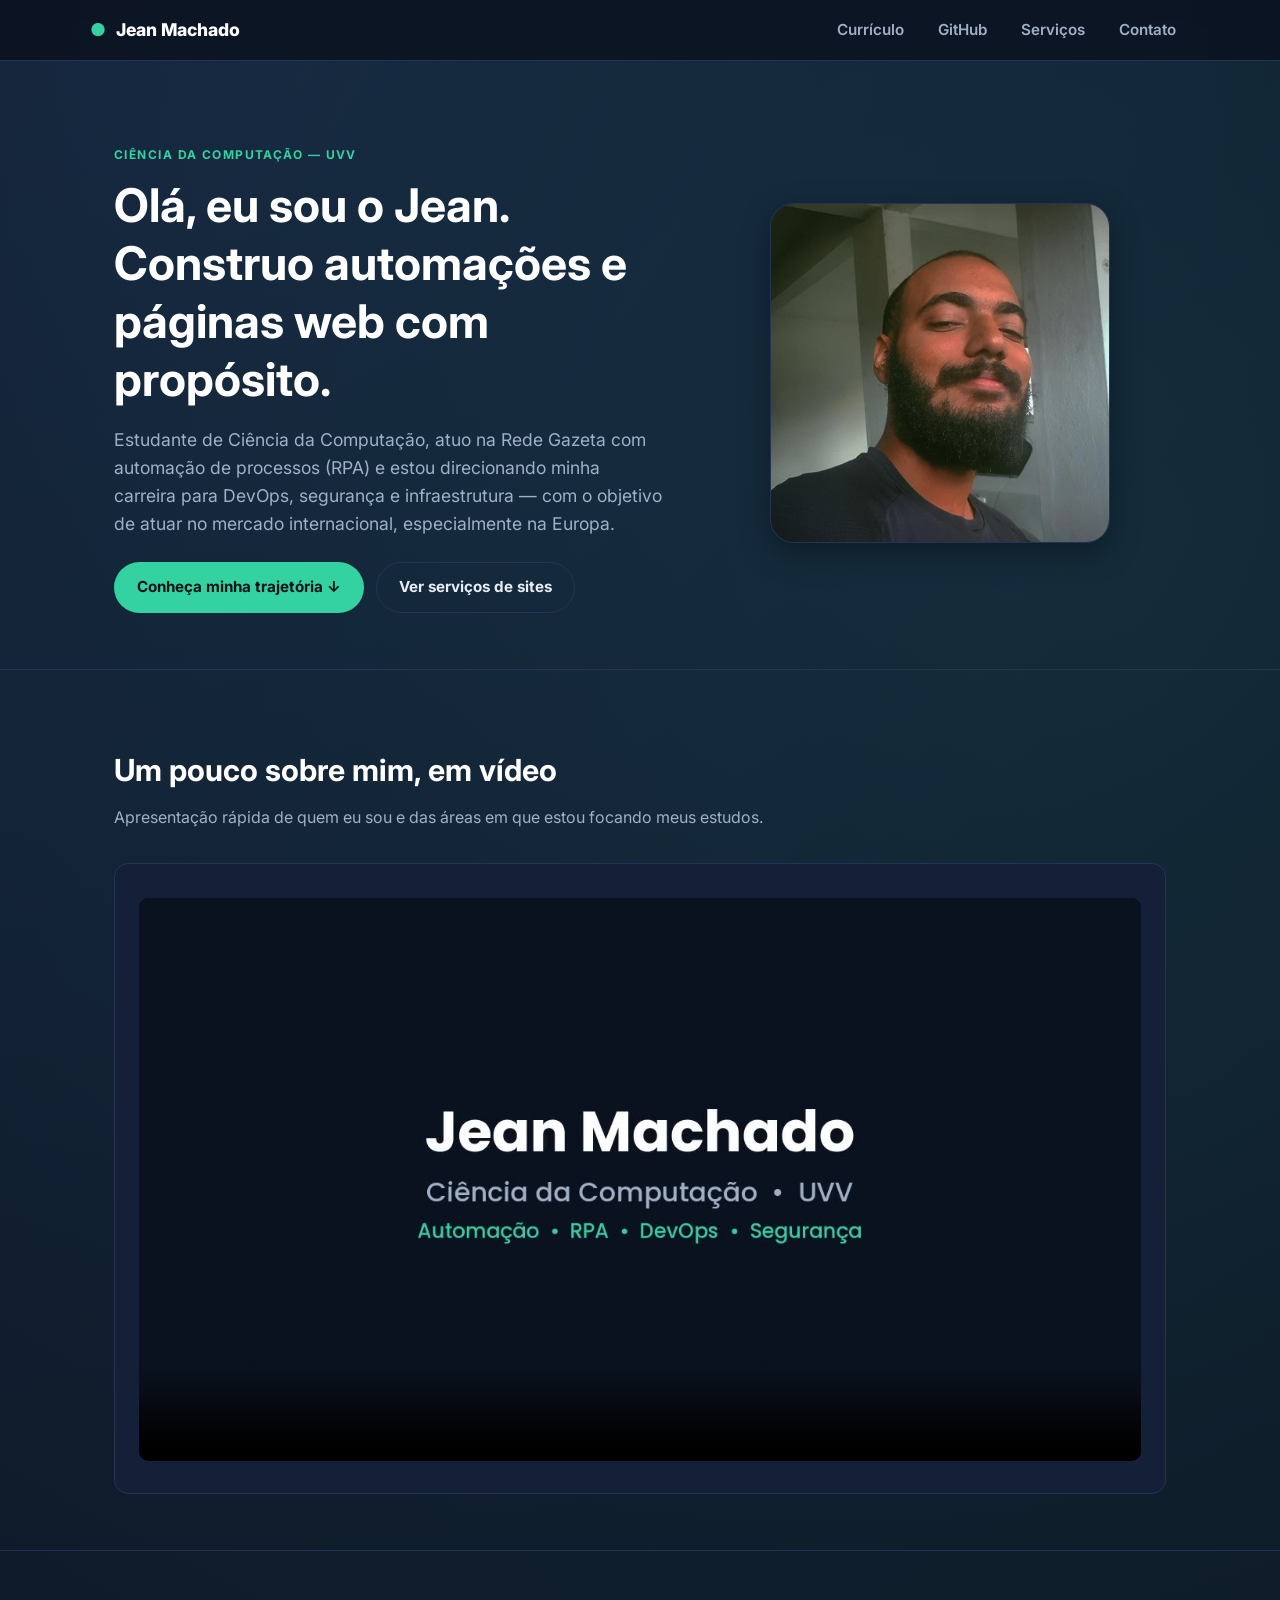
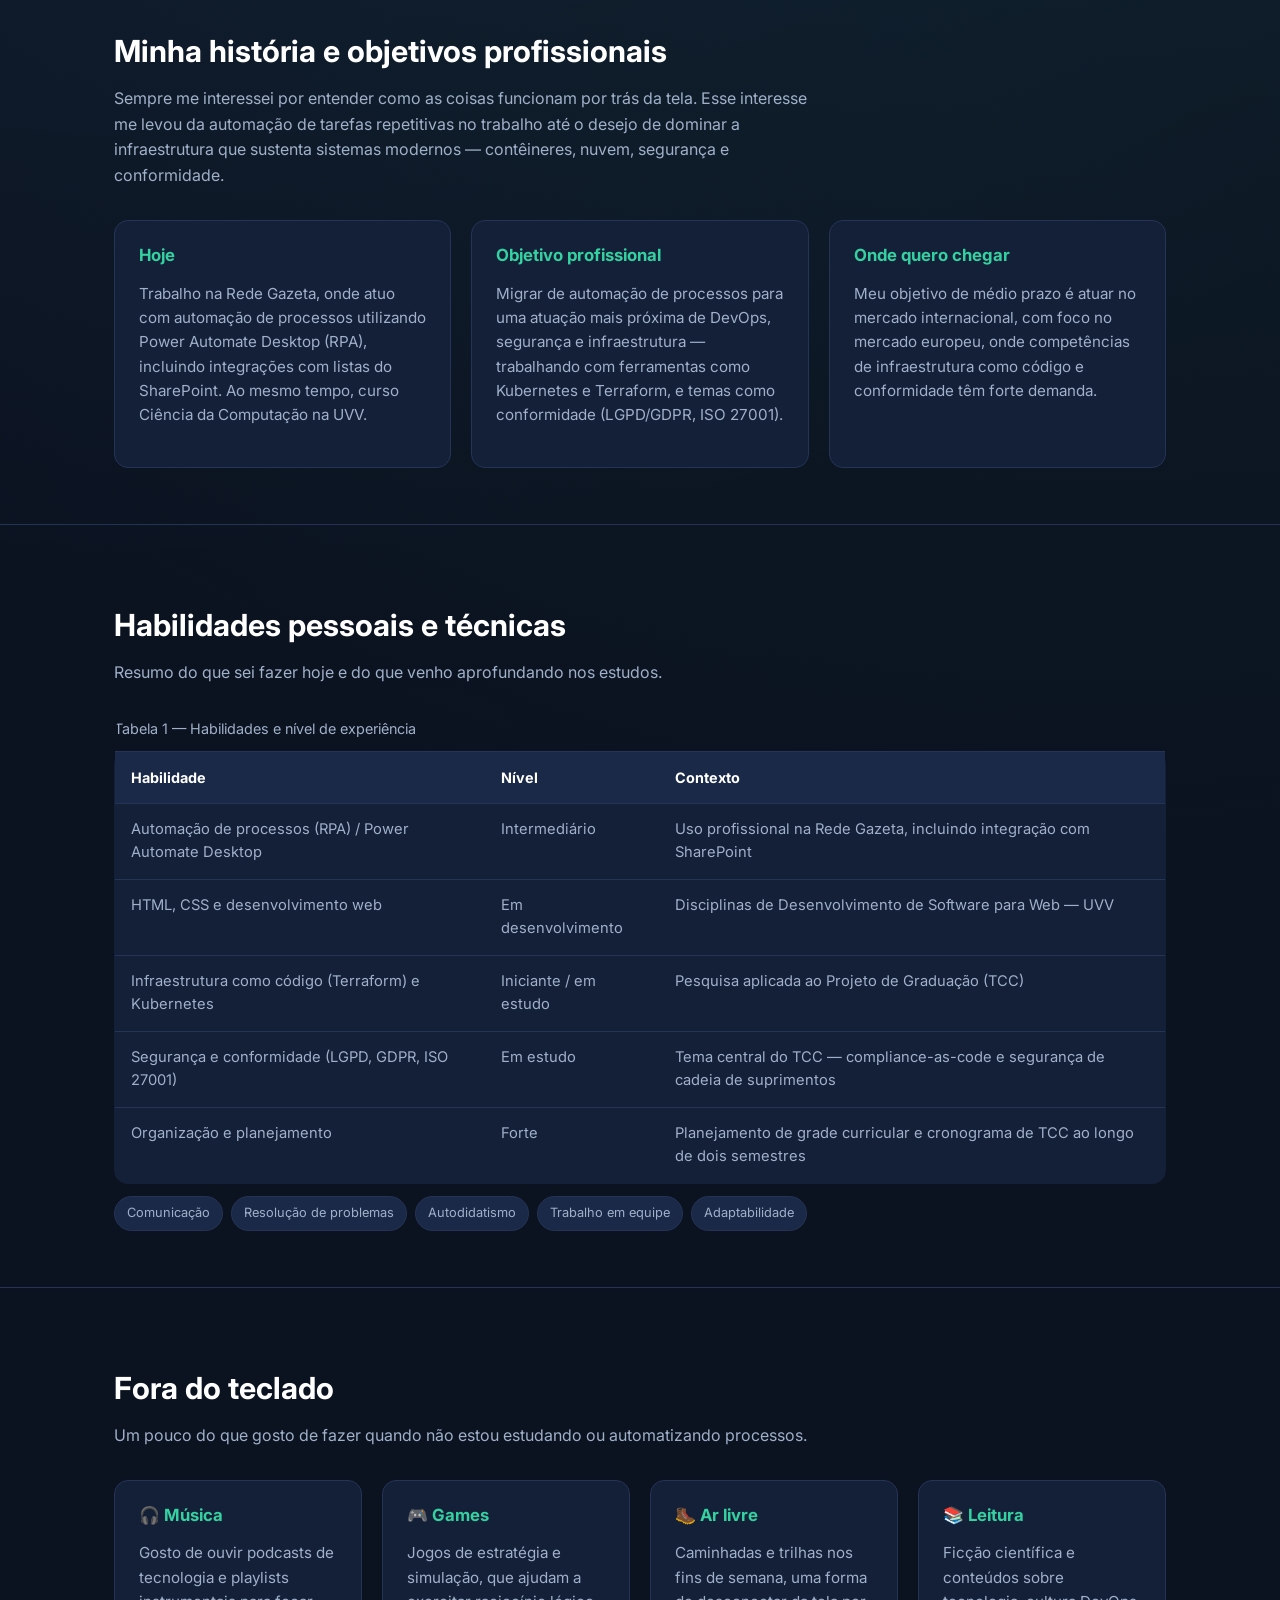
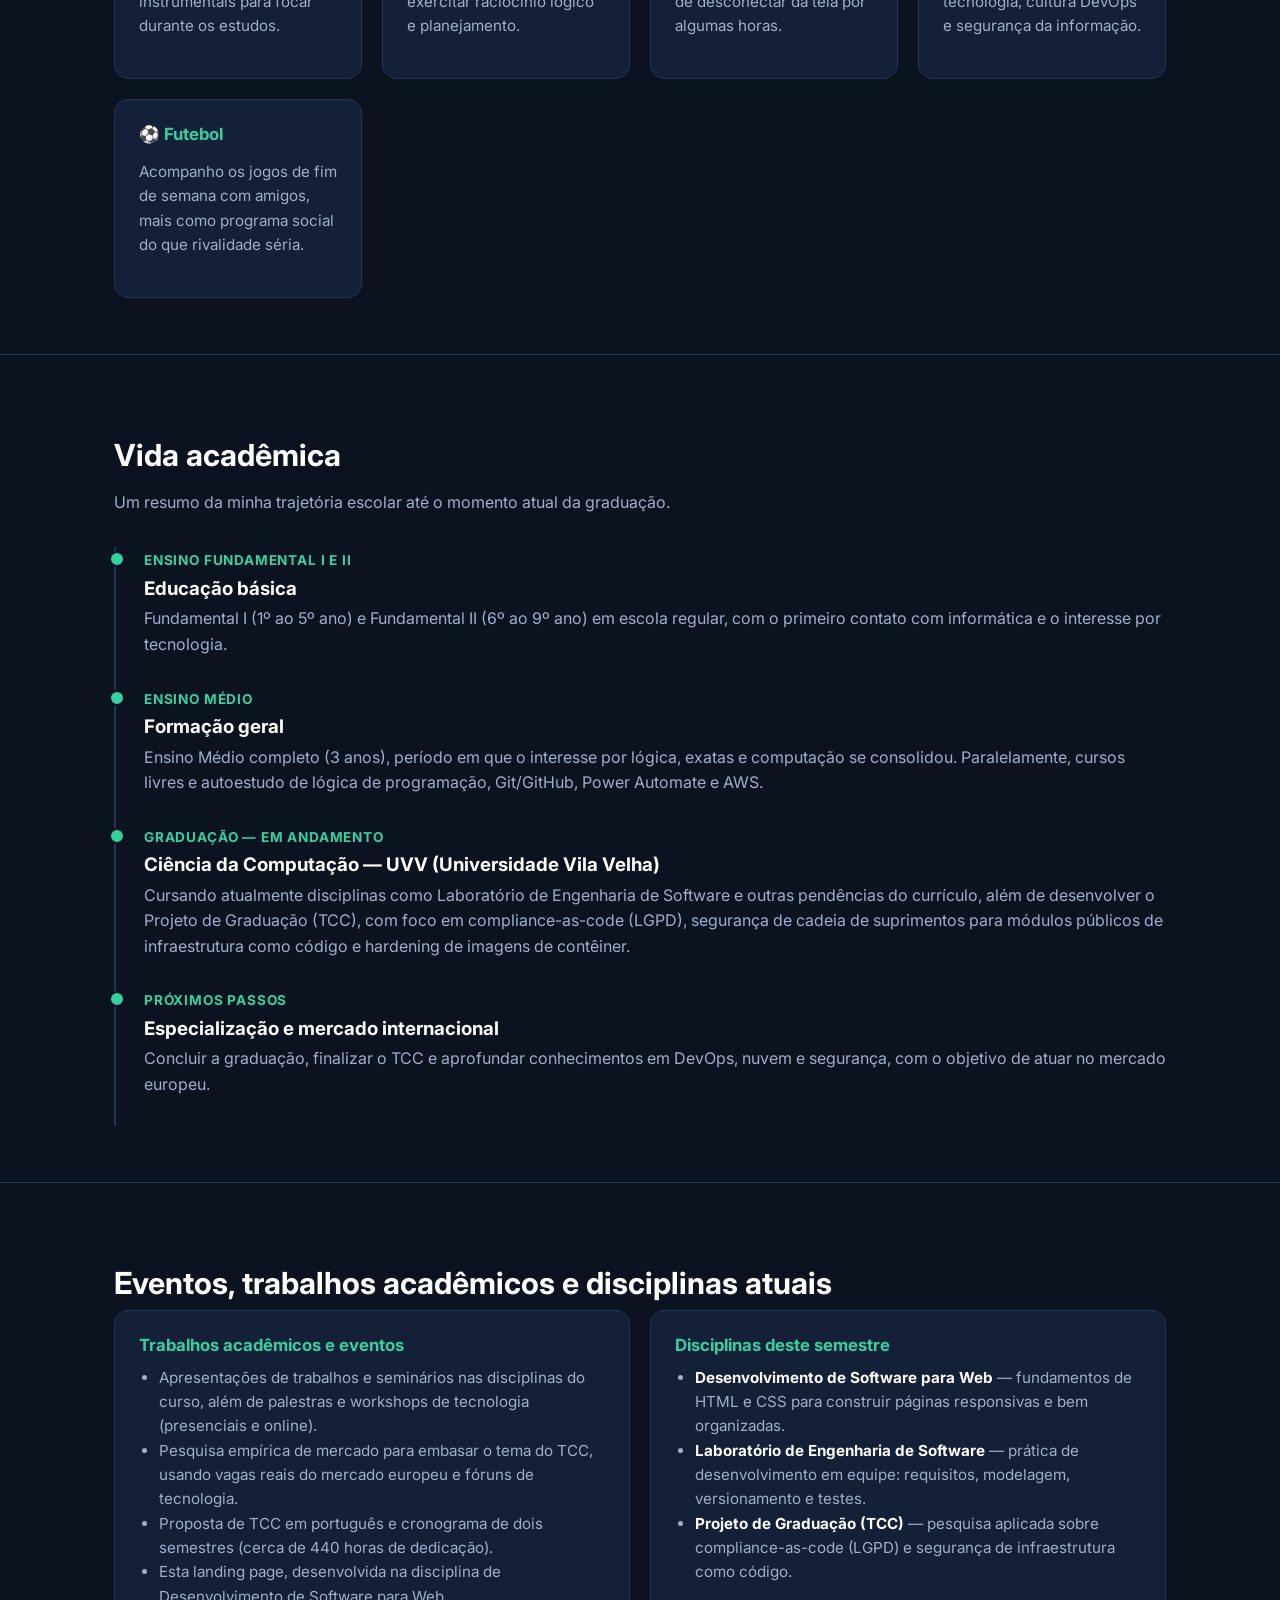
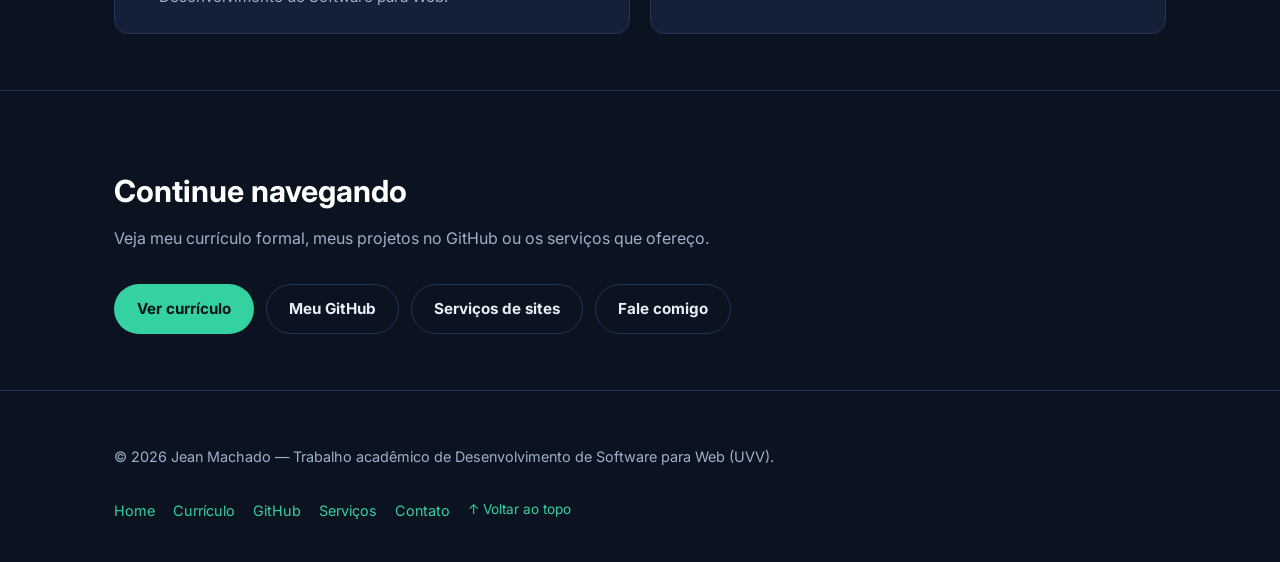
<file: index.html>
<!DOCTYPE html>
<html lang="pt-BR">
<head>
  <meta charset="UTF-8">
  <meta name="viewport" content="width=device-width, initial-scale=1.0">
  <title>Jean Machado | Desenvolvimento Web &amp; Automação</title>
  <meta name="description" content="Landing page pessoal de Jean Machado — estudante de Ciência da Computação na UVV, com experiência em automação/RPA e foco em DevOps, segurança e infraestrutura.">
  <link rel="preconnect" href="https://fonts.googleapis.com">
  <link href="https://fonts.googleapis.com/css2?family=Inter:wght@400;600;700;800&display=swap" rel="stylesheet">
  <link rel="icon" type="image/svg+xml" href="assets/favicon.svg">
  <link rel="stylesheet" href="css/style.css">
</head>
<body id="top">

  <header class="site-header">
    <div class="container nav">
      <a href="index.html" class="nav-brand"><span class="dot">●</span> Jean Machado</a>
      <button class="nav-toggle" aria-label="Abrir menu" aria-expanded="false">
        <span></span><span></span><span></span>
      </button>
      <ul class="nav-links">
        <li><a href="curriculo.html">Currículo</a></li>
        <li><a href="github.html">GitHub</a></li>
        <li><a href="servicos.html">Serviços</a></li>
        <li><a href="contato.html">Contato</a></li>
      </ul>
    </div>
  </header>

  <!-- ================= HERO ================= -->
  <section class="hero" style="border-top:none;">
    <div class="container hero-grid">
      <div>
        <p class="eyebrow">Ciência da Computação — UVV</p>
        <h1>Olá, eu sou o Jean.<br>Construo automações e páginas web com propósito.</h1>
        <p class="lead">
          Estudante de Ciência da Computação, atuo na Rede Gazeta com automação de processos (RPA)
          e estou direcionando minha carreira para DevOps, segurança e infraestrutura — com o
          objetivo de atuar no mercado internacional, especialmente na Europa.
        </p>
        <div class="hero-actions">
          <a href="#trajetoria" class="btn btn-primary">Conheça minha trajetória ↓</a>
          <a href="servicos.html" class="btn btn-ghost">Ver serviços de sites</a>
        </div>
      </div>
      <div>
        <div class="avatar-frame">
          <!-- Coloque sua foto em assets/foto.jpg. Se o arquivo não existir, aparece o avatar padrão. -->
          <img src="assets/foto.jpg" alt="Foto de Jean Machado" onerror="this.onerror=null;this.src='assets/avatar-placeholder.svg';">
        </div>
      </div>
    </div>
  </section>

  <!-- ================= VÍDEO DE APRESENTAÇÃO ================= -->
  <section aria-labelledby="video-titulo">
    <div class="container">
      <h2 id="video-titulo">Um pouco sobre mim, em vídeo</h2>
      <p class="section-intro">
        Apresentação rápida de quem eu sou e das áreas em que estou focando meus estudos.
      </p>
      <div class="media-block">
        <video controls preload="metadata" poster="assets/video-poster.jpg">
          <source src="assets/intro-video.mp4" type="video/mp4">
          Seu navegador não suporta vídeo em HTML5.
        </video>
      </div>
    </div>
  </section>

  <!-- ================= HISTÓRIA / OBJETIVOS ================= -->
  <section id="trajetoria" aria-labelledby="historia-titulo">
    <div class="container">
      <h2 id="historia-titulo">Minha história e objetivos profissionais</h2>
      <p class="section-intro">
        Sempre me interessei por entender como as coisas funcionam por trás da tela. Esse interesse
        me levou da automação de tarefas repetitivas no trabalho até o desejo de dominar a infraestrutura
        que sustenta sistemas modernos — contêineres, nuvem, segurança e conformidade.
      </p>
      <div class="card-grid">
        <div class="card">
          <h3>Hoje</h3>
          <p>
            Trabalho na Rede Gazeta, onde atuo com automação de processos utilizando Power Automate
            Desktop (RPA), incluindo integrações com listas do SharePoint. Ao mesmo tempo, curso
            Ciência da Computação na UVV.
          </p>
        </div>
        <div class="card">
          <h3>Objetivo profissional</h3>
          <p>
            Migrar de automação de processos para uma atuação mais próxima de DevOps, segurança e
            infraestrutura — trabalhando com ferramentas como Kubernetes e Terraform, e temas como
            conformidade (LGPD/GDPR, ISO 27001).
          </p>
        </div>
        <div class="card">
          <h3>Onde quero chegar</h3>
          <p>
            Meu objetivo de médio prazo é atuar no mercado internacional, com foco no mercado europeu,
            onde competências de infraestrutura como código e conformidade têm forte demanda.
          </p>
        </div>
      </div>
    </div>
  </section>

  <!-- ================= HABILIDADES ================= -->
  <section aria-labelledby="habilidades-titulo">
    <div class="container">
      <h2 id="habilidades-titulo">Habilidades pessoais e técnicas</h2>
      <p class="section-intro">Resumo do que sei fazer hoje e do que venho aprofundando nos estudos.</p>

      <div class="table-wrap">
        <table>
          <caption>Tabela 1 — Habilidades e nível de experiência</caption>
          <thead>
            <tr>
              <th scope="col">Habilidade</th>
              <th scope="col">Nível</th>
              <th scope="col">Contexto</th>
            </tr>
          </thead>
          <tbody>
            <tr>
              <td>Automação de processos (RPA) / Power Automate Desktop</td>
              <td>Intermediário</td>
              <td>Uso profissional na Rede Gazeta, incluindo integração com SharePoint</td>
            </tr>
            <tr>
              <td>HTML, CSS e desenvolvimento web</td>
              <td>Em desenvolvimento</td>
              <td>Disciplinas de Desenvolvimento de Software para Web — UVV</td>
            </tr>
            <tr>
              <td>Infraestrutura como código (Terraform) e Kubernetes</td>
              <td>Iniciante / em estudo</td>
              <td>Pesquisa aplicada ao Projeto de Graduação (TCC)</td>
            </tr>
            <tr>
              <td>Segurança e conformidade (LGPD, GDPR, ISO 27001)</td>
              <td>Em estudo</td>
              <td>Tema central do TCC — compliance-as-code e segurança de cadeia de suprimentos</td>
            </tr>
            <tr>
              <td>Organização e planejamento</td>
              <td>Forte</td>
              <td>Planejamento de grade curricular e cronograma de TCC ao longo de dois semestres</td>
            </tr>
          </tbody>
        </table>
      </div>

      <div class="tags">
        <span class="tag">Comunicação</span>
        <span class="tag">Resolução de problemas</span>
        <span class="tag">Autodidatismo</span>
        <span class="tag">Trabalho em equipe</span>
        <span class="tag">Adaptabilidade</span>
      </div>
    </div>
  </section>

  <!-- ================= PESSOAL / HOBBIES ================= -->
  <section aria-labelledby="pessoal-titulo">
    <div class="container">
      <h2 id="pessoal-titulo">Fora do teclado</h2>
      <p class="section-intro">Um pouco do que gosto de fazer quando não estou estudando ou automatizando processos.</p>
      <div class="card-grid">
        <div class="card">
          <h3>🎧 Música</h3>
          <p>Gosto de ouvir podcasts de tecnologia e playlists instrumentais para focar durante os estudos.</p>
        </div>
        <div class="card">
          <h3>🎮 Games</h3>
          <p>Jogos de estratégia e simulação, que ajudam a exercitar raciocínio lógico e planejamento.</p>
        </div>
        <div class="card">
          <h3>🥾 Ar livre</h3>
          <p>Caminhadas e trilhas nos fins de semana, uma forma de desconectar da tela por algumas horas.</p>
        </div>
        <div class="card">
          <h3>📚 Leitura</h3>
          <p>Ficção científica e conteúdos sobre tecnologia, cultura DevOps e segurança da informação.</p>
        </div>
        <div class="card">
          <h3>⚽ Futebol</h3>
          <p>Acompanho os jogos de fim de semana com amigos, mais como programa social do que rivalidade séria.</p>
        </div>
      </div>
    </div>
  </section>

  <!-- ================= VIDA ACADÊMICA ================= -->
  <section aria-labelledby="academica-titulo">
    <div class="container">
      <h2 id="academica-titulo">Vida acadêmica</h2>
      <p class="section-intro">Um resumo da minha trajetória escolar até o momento atual da graduação.</p>

      <ul class="timeline">
        <li>
          <span class="when">Ensino Fundamental I e II</span>
          <h3>Educação básica</h3>
          <p>Fundamental I (1º ao 5º ano) e Fundamental II (6º ao 9º ano) em escola regular, com o primeiro contato com informática e o interesse por tecnologia.</p>
        </li>
        <li>
          <span class="when">Ensino Médio</span>
          <h3>Formação geral</h3>
          <p>Ensino Médio completo (3 anos), período em que o interesse por lógica, exatas e computação se consolidou. Paralelamente, cursos livres e autoestudo de lógica de programação, Git/GitHub, Power Automate e AWS.</p>
        </li>
        <li>
          <span class="when">Graduação — em andamento</span>
          <h3>Ciência da Computação — UVV (Universidade Vila Velha)</h3>
          <p>
            Cursando atualmente disciplinas como Laboratório de Engenharia de Software e outras pendências
            do currículo, além de desenvolver o Projeto de Graduação (TCC), com foco em compliance-as-code
            (LGPD), segurança de cadeia de suprimentos para módulos públicos de infraestrutura como código
            e hardening de imagens de contêiner.
          </p>
        </li>
        <li>
          <span class="when">Próximos passos</span>
          <h3>Especialização e mercado internacional</h3>
          <p>
            Concluir a graduação, finalizar o TCC e aprofundar conhecimentos em DevOps, nuvem e segurança,
            com o objetivo de atuar no mercado europeu.
          </p>
        </li>
      </ul>
    </div>
  </section>

  <!-- ================= EVENTOS / MATÉRIAS ================= -->
  <section aria-labelledby="eventos-titulo">
    <div class="container">
      <h2 id="eventos-titulo">Eventos, trabalhos acadêmicos e disciplinas atuais</h2>

      <div class="card-grid">
        <div class="card">
          <h3>Trabalhos acadêmicos e eventos</h3>
          <ul>
            <li>Apresentações de trabalhos e seminários nas disciplinas do curso, além de palestras e workshops de tecnologia (presenciais e online).</li>
            <li>Pesquisa empírica de mercado para embasar o tema do TCC, usando vagas reais do mercado europeu e fóruns de tecnologia.</li>
            <li>Proposta de TCC em português e cronograma de dois semestres (cerca de 440 horas de dedicação).</li>
            <li>Esta landing page, desenvolvida na disciplina de Desenvolvimento de Software para Web.</li>
          </ul>
        </div>
        <div class="card">
          <h3>Disciplinas deste semestre</h3>
          <ul>
            <li><strong>Desenvolvimento de Software para Web</strong> — fundamentos de HTML e CSS para construir páginas responsivas e bem organizadas.</li>
            <li><strong>Laboratório de Engenharia de Software</strong> — prática de desenvolvimento em equipe: requisitos, modelagem, versionamento e testes.</li>
            <li><strong>Projeto de Graduação (TCC)</strong> — pesquisa aplicada sobre compliance-as-code (LGPD) e segurança de infraestrutura como código.</li>
          </ul>
        </div>
      </div>
    </div>
  </section>

  <!-- ================= LINKS RELACIONADOS ================= -->
  <section aria-labelledby="links-titulo">
    <div class="container">
      <h2 id="links-titulo">Continue navegando</h2>
      <p class="section-intro">Veja meu currículo formal, meus projetos no GitHub ou os serviços que ofereço.</p>
      <div class="hero-actions">
        <a href="curriculo.html" class="btn btn-primary">Ver currículo</a>
        <a href="github.html" class="btn btn-ghost">Meu GitHub</a>
        <a href="servicos.html" class="btn btn-ghost">Serviços de sites</a>
        <a href="contato.html" class="btn btn-ghost">Fale comigo</a>
      </div>
    </div>
  </section>

  <footer>
    <div class="container footer-grid">
      <p>&copy; 2026 Jean Machado — Trabalho acadêmico de Desenvolvimento de Software para Web (UVV).</p>
      <div class="footer-links">
        <a href="index.html">Home</a>
        <a href="curriculo.html">Currículo</a>
        <a href="github.html">GitHub</a>
        <a href="servicos.html">Serviços</a>
        <a href="contato.html">Contato</a>
        <a href="#top" class="back-to-top">↑ Voltar ao topo</a>
      </div>
    </div>
  </footer>

  <script src="js/script.js"></script>
</body>
</html>
</file>
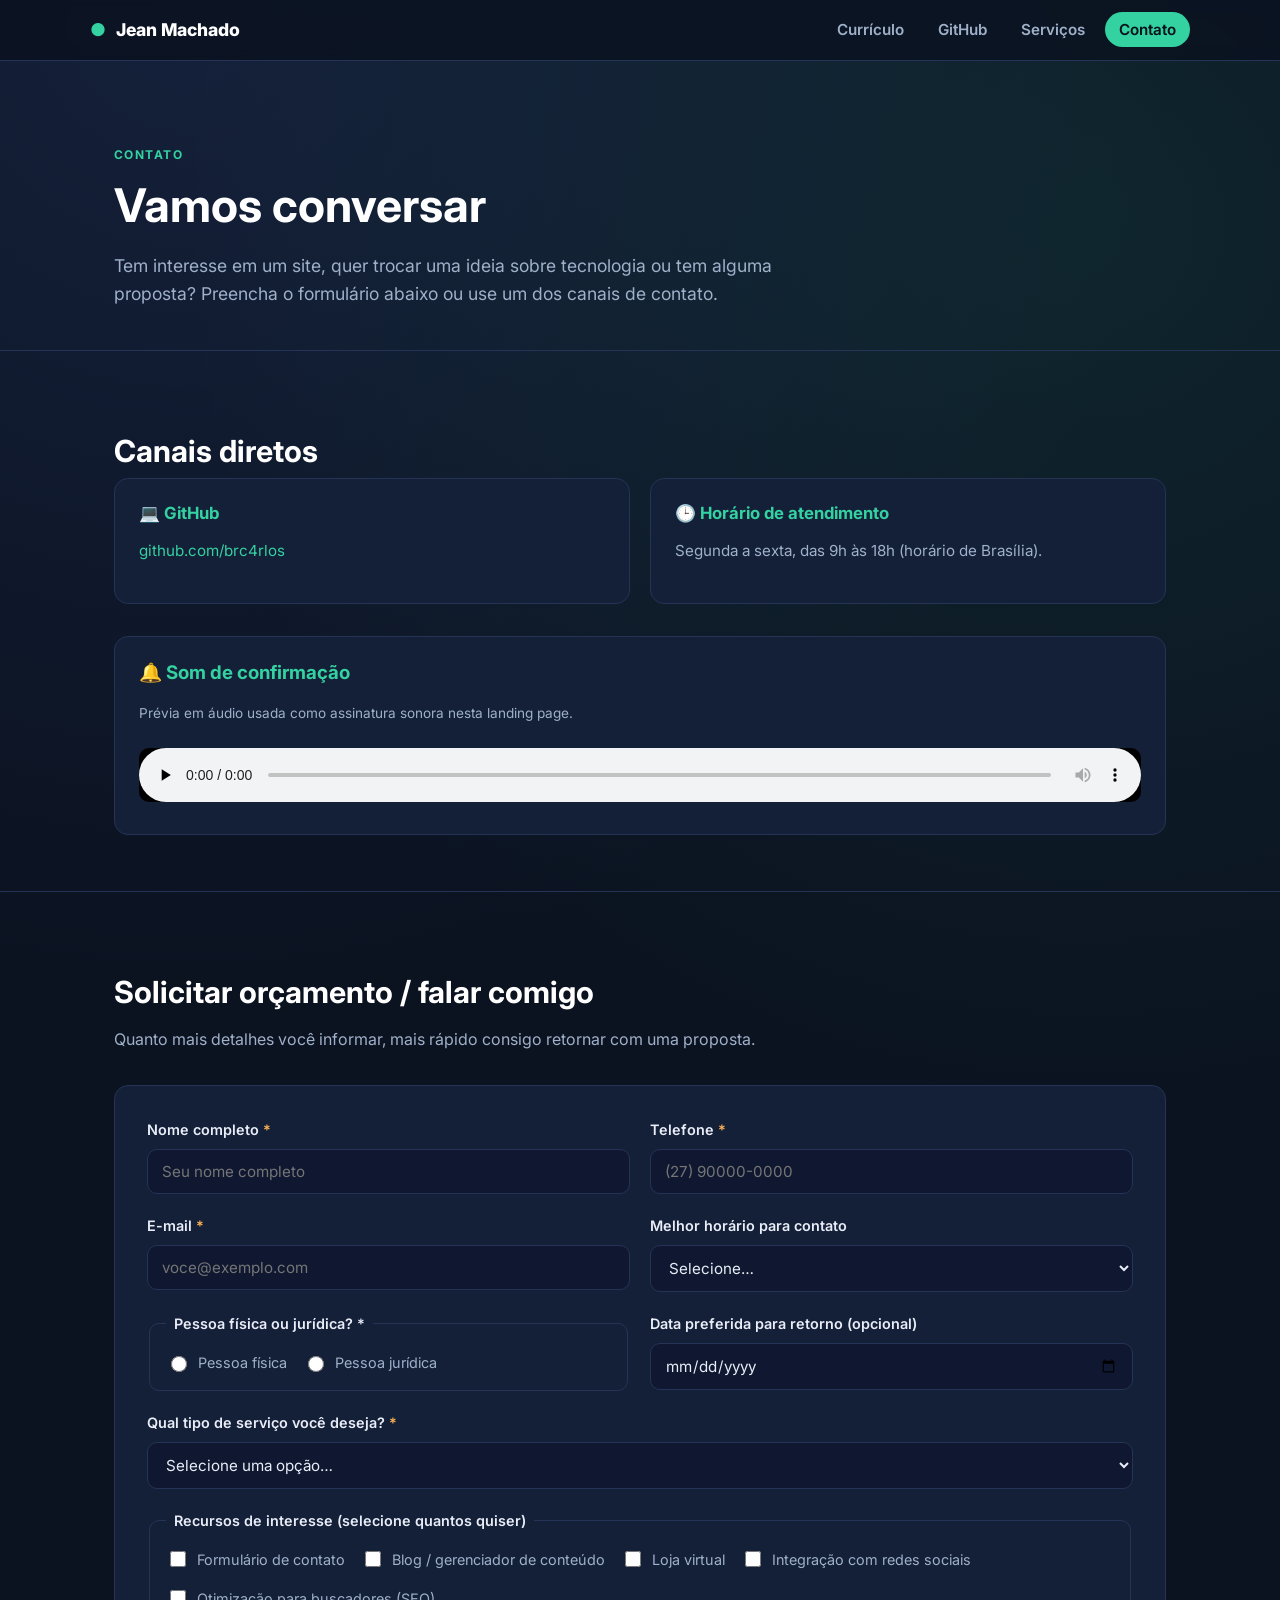
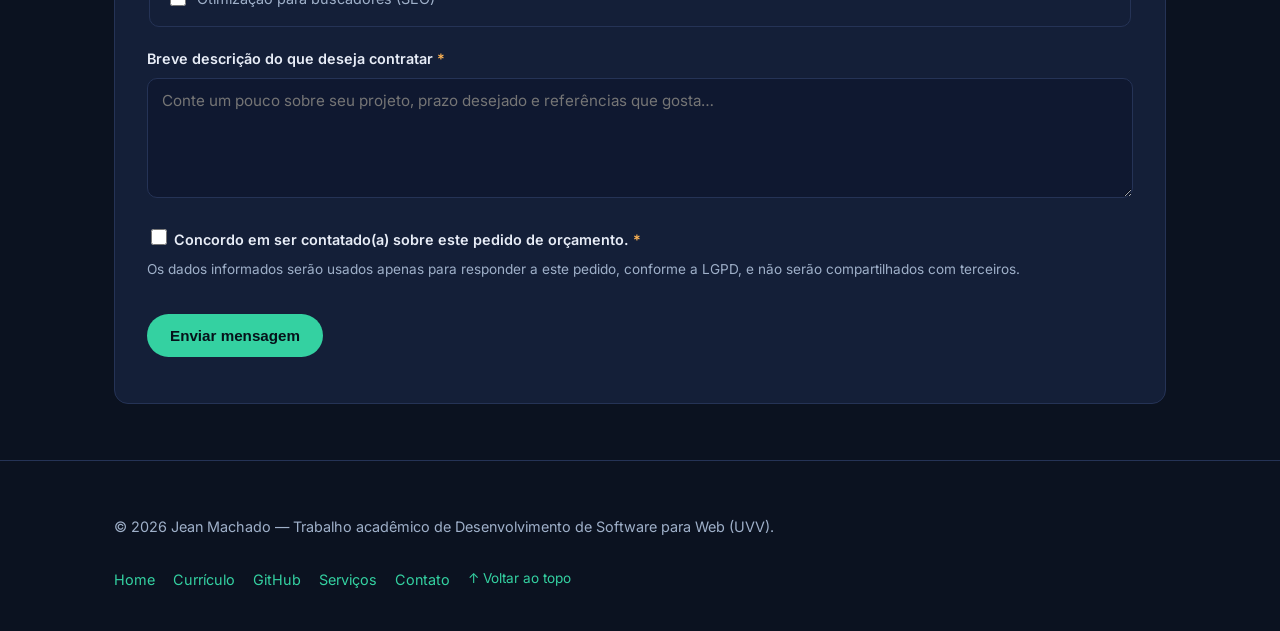
<file: contato.html>
<!DOCTYPE html>
<html lang="pt-BR">
<head>
  <meta charset="UTF-8">
  <meta name="viewport" content="width=device-width, initial-scale=1.0">
  <title>Contato | Jean Machado</title>
  <meta name="description" content="Fale com Jean Machado para solicitar orçamento de site, tirar dúvidas ou propor parcerias.">
  <link rel="preconnect" href="https://fonts.googleapis.com">
  <link href="https://fonts.googleapis.com/css2?family=Inter:wght@400;600;700;800&display=swap" rel="stylesheet">
  <link rel="icon" type="image/svg+xml" href="assets/favicon.svg">
  <link rel="stylesheet" href="css/style.css">
</head>
<body id="top">

  <header class="site-header">
    <div class="container nav">
      <a href="index.html" class="nav-brand"><span class="dot">●</span> Jean Machado</a>
      <button class="nav-toggle" aria-label="Abrir menu" aria-expanded="false">
        <span></span><span></span><span></span>
      </button>
      <ul class="nav-links">
        <li><a href="curriculo.html">Currículo</a></li>
        <li><a href="github.html">GitHub</a></li>
        <li><a href="servicos.html">Serviços</a></li>
        <li><a href="contato.html">Contato</a></li>
      </ul>
    </div>
  </header>

  <section class="hero" style="border-top:none; padding-bottom:24px;">
    <div class="container">
      <p class="eyebrow">Contato</p>
      <h1>Vamos conversar</h1>
      <p class="lead">
        Tem interesse em um site, quer trocar uma ideia sobre tecnologia ou tem alguma proposta?
        Preencha o formulário abaixo ou use um dos canais de contato.
      </p>
    </div>
  </section>

  <!-- ================= CANAIS DE CONTATO ================= -->
  <section aria-labelledby="canais-titulo">
    <div class="container">
      <h2 id="canais-titulo">Canais diretos</h2>
      <div class="contact-info-grid">
        <div class="card">
          <h3>💻 GitHub</h3>
          <p><a href="https://github.com/brc4rlos" target="_blank" rel="noopener noreferrer">github.com/brc4rlos</a></p>
        </div>
        <div class="card">
          <h3>🕒 Horário de atendimento</h3>
          <p>Segunda a sexta, das 9h às 18h (horário de Brasília).</p>
        </div>
      </div>

      <div class="media-block">
        <h3 style="margin-top:0; color:var(--accent);">🔔 Som de confirmação</h3>
        <p class="form-note">Prévia em áudio usada como assinatura sonora nesta landing page.</p>
        <audio controls preload="none">
          <source src="assets/audio-preview.mp3" type="audio/mpeg">
          Seu navegador não suporta áudio em HTML5.
        </audio>
      </div>
    </div>
  </section>

  <!-- ================= FORMULÁRIO ================= -->
  <section aria-labelledby="form-titulo">
    <div class="container">
      <h2 id="form-titulo">Solicitar orçamento / falar comigo</h2>
      <p class="section-intro">Quanto mais detalhes você informar, mais rápido consigo retornar com uma proposta.</p>

      <form id="form-contato" action="#" method="post">

        <div class="form-row">
          <div>
            <label for="nome">Nome completo <span class="req">*</span></label>
            <input type="text" id="nome" name="nome" placeholder="Seu nome completo" required>
          </div>
          <div>
            <label for="telefone">Telefone <span class="req">*</span></label>
            <input type="tel" id="telefone" name="telefone" placeholder="(27) 90000-0000" pattern="\(?\d{2}\)?\s?9?\d{4}[\s\-]?\d{4}" title="Use o formato (27) 99999-0000" required>
          </div>
        </div>

        <div class="form-row">
          <div>
            <label for="email">E-mail <span class="req">*</span></label>
            <input type="email" id="email" name="email" placeholder="voce@exemplo.com" required>
          </div>
          <div>
            <label for="melhor-horario">Melhor horário para contato</label>
            <select id="melhor-horario" name="melhor_horario">
              <option value="">Selecione…</option>
              <option value="manha">Manhã (8h–12h)</option>
              <option value="tarde">Tarde (12h–18h)</option>
              <option value="noite">Noite (18h–21h)</option>
              <option value="qualquer">Qualquer horário</option>
            </select>
          </div>
        </div>

        <div class="form-row">
          <fieldset>
            <legend>Pessoa física ou jurídica? <span class="req">*</span></legend>
            <div class="radio-group">
              <label><input type="radio" name="tipo_pessoa" value="fisica" required> Pessoa física</label>
              <label><input type="radio" name="tipo_pessoa" value="juridica"> Pessoa jurídica</label>
            </div>
          </fieldset>

          <div>
            <label for="data-preferida">Data preferida para retorno (opcional)</label>
            <input type="date" id="data-preferida" name="data_preferida">
          </div>
        </div>

        <div>
          <label for="tipo-servico">Qual tipo de serviço você deseja? <span class="req">*</span></label>
          <select id="tipo-servico" name="tipo_servico" required>
            <option value="">Selecione uma opção…</option>
            <option value="estatica-1-2">Página estática (1 a 2 páginas)</option>
            <option value="estatica-3-5">Página estática (3 a 5 páginas)</option>
            <option value="estatica-5mais">Página estática (mais de 5 páginas)</option>
            <option value="dinamica">Página dinâmica</option>
            <option value="avancado">Projeto avançado</option>
            <option value="outro">Outro / não sei ainda</option>
          </select>
        </div>

        <fieldset>
          <legend>Recursos de interesse (selecione quantos quiser)</legend>
          <div class="checkbox-group">
            <label><input type="checkbox" name="recursos" value="formulario"> Formulário de contato</label>
            <label><input type="checkbox" name="recursos" value="cms"> Blog / gerenciador de conteúdo</label>
            <label><input type="checkbox" name="recursos" value="loja"> Loja virtual</label>
            <label><input type="checkbox" name="recursos" value="redes"> Integração com redes sociais</label>
            <label><input type="checkbox" name="recursos" value="seo"> Otimização para buscadores (SEO)</label>
          </div>
        </fieldset>

        <div>
          <label for="descricao">Breve descrição do que deseja contratar <span class="req">*</span></label>
          <textarea id="descricao" name="descricao" placeholder="Conte um pouco sobre seu projeto, prazo desejado e referências que gosta…" required></textarea>
        </div>

        <div>
          <label><input type="checkbox" name="aceite" required> Concordo em ser contatado(a) sobre este pedido de orçamento. <span class="req">*</span></label>
          <p class="form-note" style="margin-top:8px;">Os dados informados serão usados apenas para responder a este pedido, conforme a LGPD, e não serão compartilhados com terceiros.</p>
        </div>

        <div>
          <button type="submit" class="btn btn-primary">Enviar mensagem</button>
          <p id="form-feedback" class="form-note" style="margin-top:12px;" role="status"></p>
        </div>
      </form>
    </div>
  </section>

  <footer>
    <div class="container footer-grid">
      <p>&copy; 2026 Jean Machado — Trabalho acadêmico de Desenvolvimento de Software para Web (UVV).</p>
      <div class="footer-links">
        <a href="index.html">Home</a>
        <a href="curriculo.html">Currículo</a>
        <a href="github.html">GitHub</a>
        <a href="servicos.html">Serviços</a>
        <a href="contato.html">Contato</a>
        <a href="#top" class="back-to-top">↑ Voltar ao topo</a>
      </div>
    </div>
  </footer>

  <script src="js/script.js"></script>
</body>
</html>
</file>
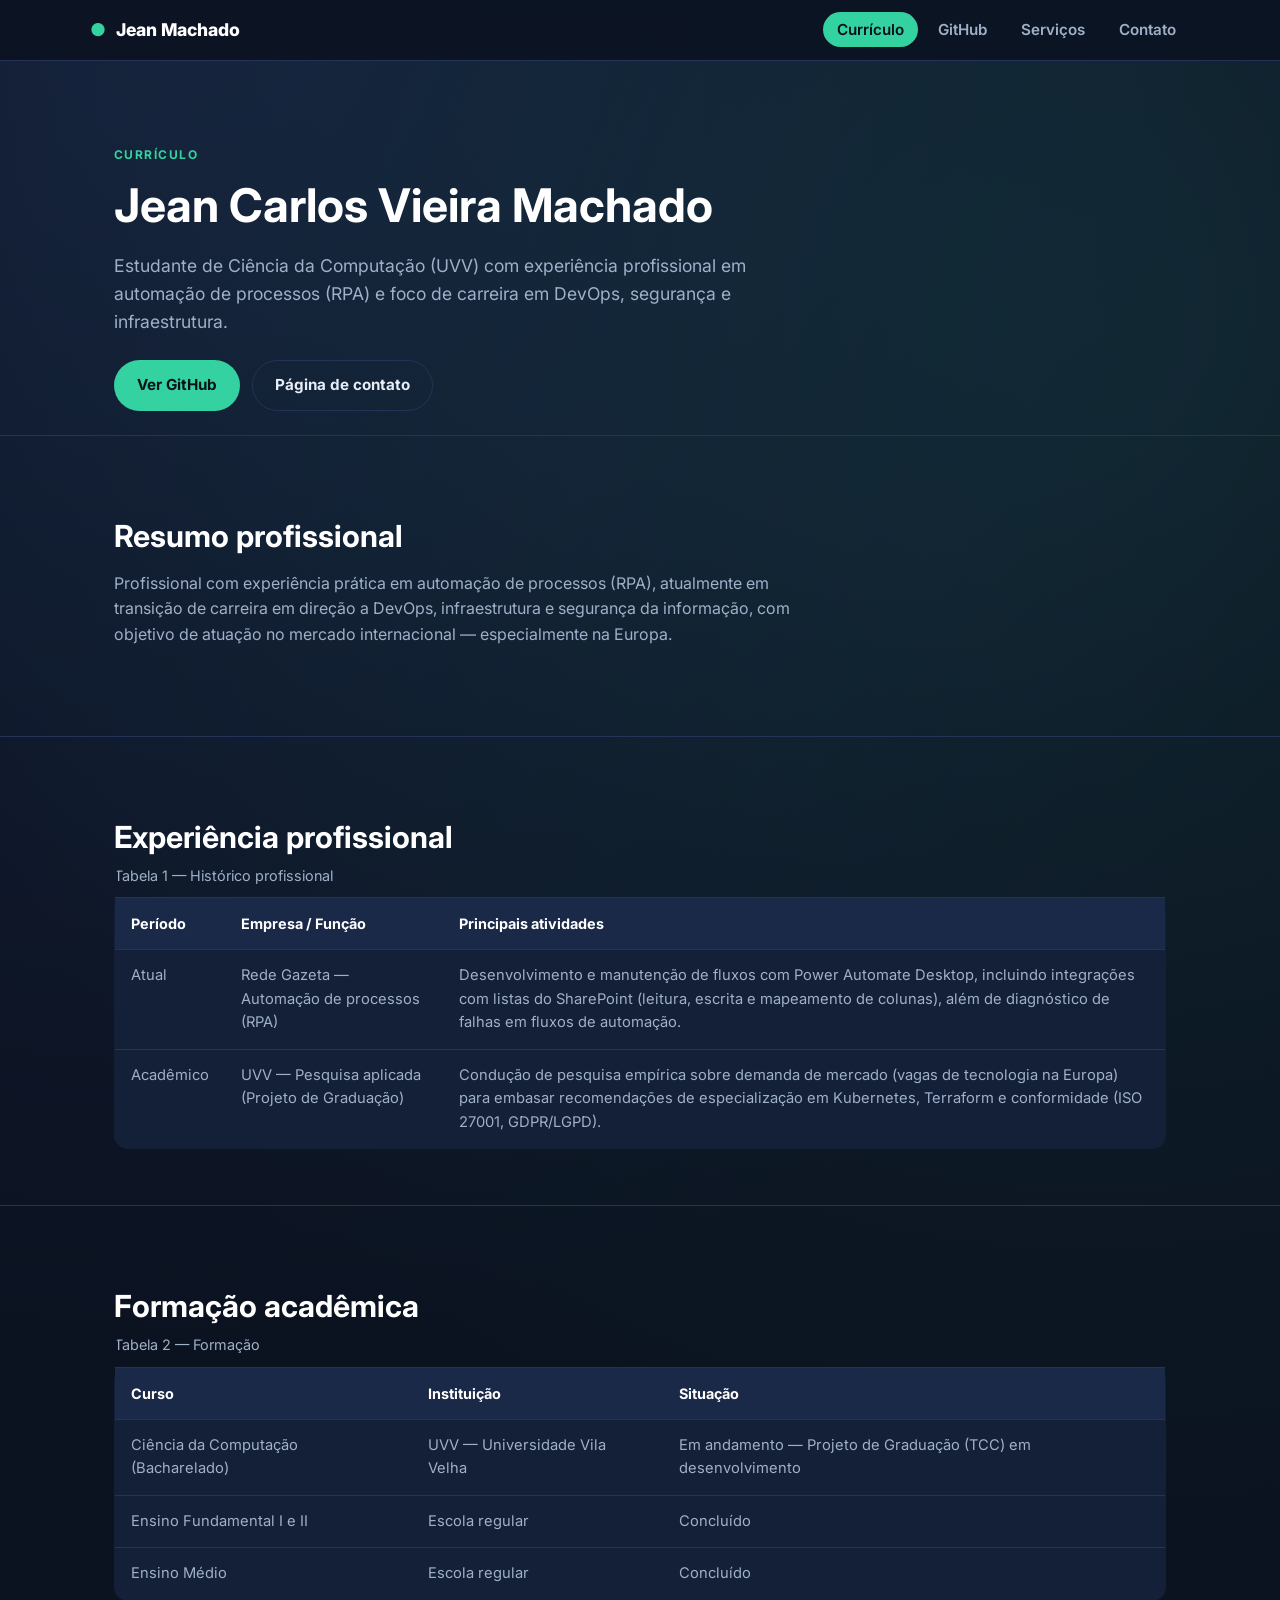
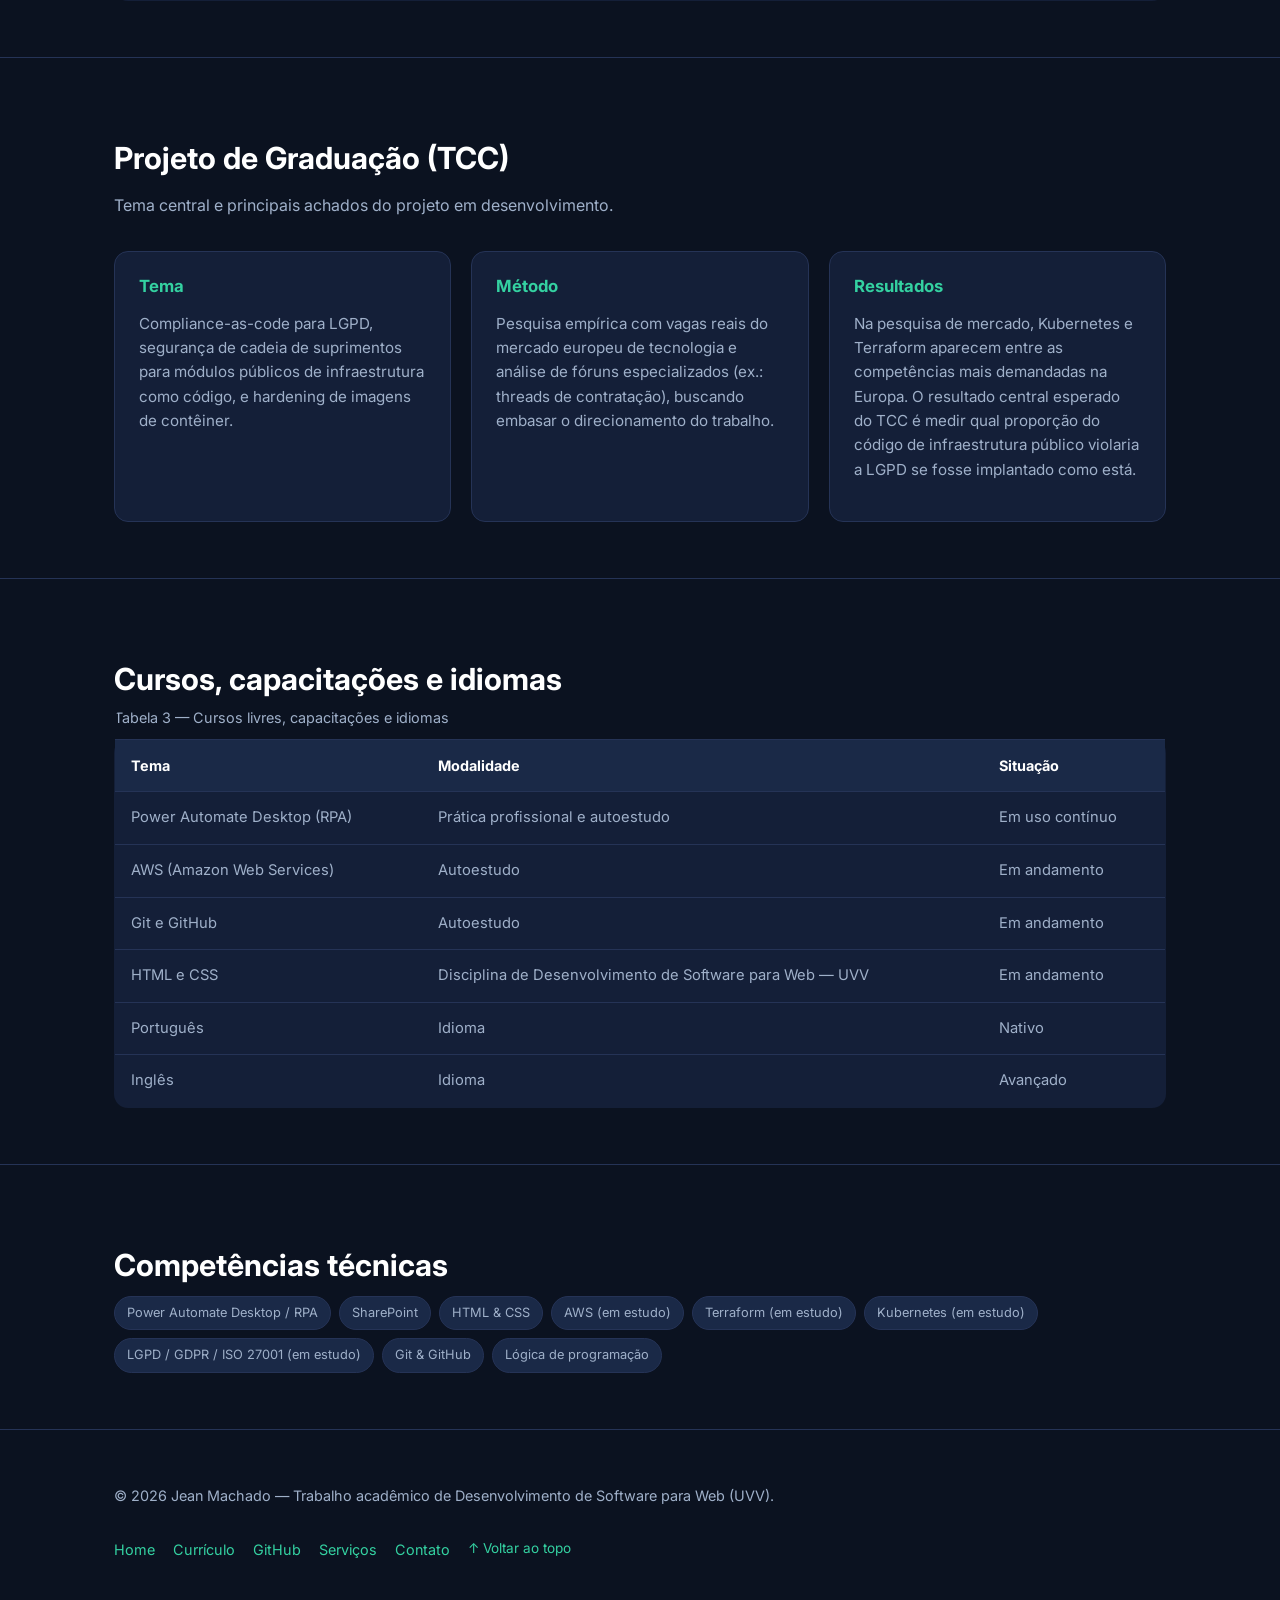
<file: curriculo.html>
<!DOCTYPE html>
<html lang="pt-BR">
<head>
  <meta charset="UTF-8">
  <meta name="viewport" content="width=device-width, initial-scale=1.0">
  <title>Currículo | Jean Carlos Vieira Machado</title>
  <meta name="description" content="Currículo formal de Jean Machado: formação em Ciência da Computação, experiência profissional em automação/RPA e foco em DevOps e segurança.">
  <link rel="preconnect" href="https://fonts.googleapis.com">
  <link href="https://fonts.googleapis.com/css2?family=Inter:wght@400;600;700;800&display=swap" rel="stylesheet">
  <link rel="icon" type="image/svg+xml" href="assets/favicon.svg">
  <link rel="stylesheet" href="css/style.css">
</head>
<body id="top">

  <header class="site-header">
    <div class="container nav">
      <a href="index.html" class="nav-brand"><span class="dot">●</span> Jean Machado</a>
      <button class="nav-toggle" aria-label="Abrir menu" aria-expanded="false">
        <span></span><span></span><span></span>
      </button>
      <ul class="nav-links">
        <li><a href="curriculo.html">Currículo</a></li>
        <li><a href="github.html">GitHub</a></li>
        <li><a href="servicos.html">Serviços</a></li>
        <li><a href="contato.html">Contato</a></li>
      </ul>
    </div>
  </header>

  <section class="hero" style="border-top:none; padding-bottom:24px;">
    <div class="container">
      <p class="eyebrow">Currículo</p>
      <h1>Jean Carlos Vieira Machado</h1>
      <p class="lead">
        Estudante de Ciência da Computação (UVV) com experiência profissional em automação de
        processos (RPA) e foco de carreira em DevOps, segurança e infraestrutura.
      </p>
      <div class="hero-actions">
        <a href="github.html" class="btn btn-primary">Ver GitHub</a>
        <a href="contato.html" class="btn btn-ghost">Página de contato</a>
      </div>
    </div>
  </section>

  <!-- ================= RESUMO ================= -->
  <section aria-labelledby="resumo-titulo">
    <div class="container">
      <h2 id="resumo-titulo">Resumo profissional</h2>
      <p class="section-intro">
        Profissional com experiência prática em automação de processos (RPA), atualmente em transição
        de carreira em direção a DevOps, infraestrutura e segurança da informação, com objetivo de
        atuação no mercado internacional — especialmente na Europa.
      </p>
    </div>
  </section>

  <!-- ================= EXPERIÊNCIA ================= -->
  <section aria-labelledby="experiencia-titulo">
    <div class="container">
      <h2 id="experiencia-titulo">Experiência profissional</h2>
      <div class="table-wrap">
        <table>
          <caption>Tabela 1 — Histórico profissional</caption>
          <thead>
            <tr>
              <th scope="col">Período</th>
              <th scope="col">Empresa / Função</th>
              <th scope="col">Principais atividades</th>
            </tr>
          </thead>
          <tbody>
            <tr>
              <td>Atual</td>
              <td>Rede Gazeta — Automação de processos (RPA)</td>
              <td>
                Desenvolvimento e manutenção de fluxos com Power Automate Desktop, incluindo
                integrações com listas do SharePoint (leitura, escrita e mapeamento de colunas),
                além de diagnóstico de falhas em fluxos de automação.
              </td>
            </tr>
            <tr>
              <td>Acadêmico</td>
              <td>UVV — Pesquisa aplicada (Projeto de Graduação)</td>
              <td>
                Condução de pesquisa empírica sobre demanda de mercado (vagas de tecnologia na Europa)
                para embasar recomendações de especialização em Kubernetes, Terraform e conformidade
                (ISO 27001, GDPR/LGPD).
              </td>
            </tr>
          </tbody>
        </table>
      </div>
    </div>
  </section>

  <!-- ================= FORMAÇÃO ================= -->
  <section aria-labelledby="formacao-titulo">
    <div class="container">
      <h2 id="formacao-titulo">Formação acadêmica</h2>
      <div class="table-wrap">
        <table>
          <caption>Tabela 2 — Formação</caption>
          <thead>
            <tr>
              <th scope="col">Curso</th>
              <th scope="col">Instituição</th>
              <th scope="col">Situação</th>
            </tr>
          </thead>
          <tbody>
            <tr>
              <td>Ciência da Computação (Bacharelado)</td>
              <td>UVV — Universidade Vila Velha</td>
              <td>Em andamento — Projeto de Graduação (TCC) em desenvolvimento</td>
            </tr>
            <tr>
              <td>Ensino Fundamental I e II</td>
              <td>Escola regular</td>
              <td>Concluído</td>
            </tr>
            <tr>
              <td>Ensino Médio</td>
              <td>Escola regular</td>
              <td>Concluído</td>
            </tr>
          </tbody>
        </table>
      </div>
    </div>
  </section>

  <!-- ================= TCC / PESQUISA ================= -->
  <section aria-labelledby="tcc-titulo">
    <div class="container">
      <h2 id="tcc-titulo">Projeto de Graduação (TCC)</h2>
      <p class="section-intro">Tema central e principais achados do projeto em desenvolvimento.</p>
      <div class="card-grid">
        <div class="card">
          <h3>Tema</h3>
          <p>Compliance-as-code para LGPD, segurança de cadeia de suprimentos para módulos públicos de infraestrutura como código, e hardening de imagens de contêiner.</p>
        </div>
        <div class="card">
          <h3>Método</h3>
          <p>Pesquisa empírica com vagas reais do mercado europeu de tecnologia e análise de fóruns especializados (ex.: threads de contratação), buscando embasar o direcionamento do trabalho.</p>
        </div>
        <div class="card">
          <h3>Resultados</h3>
          <p>Na pesquisa de mercado, Kubernetes e Terraform aparecem entre as competências mais demandadas na Europa. O resultado central esperado do TCC é medir qual proporção do código de infraestrutura público violaria a LGPD se fosse implantado como está.</p>
        </div>
      </div>
    </div>
  </section>

  <!-- ================= CURSOS E IDIOMAS ================= -->
  <section aria-labelledby="cursos-titulo">
    <div class="container">
      <h2 id="cursos-titulo">Cursos, capacitações e idiomas</h2>
      <div class="table-wrap">
        <table>
          <caption>Tabela 3 — Cursos livres, capacitações e idiomas</caption>
          <thead>
            <tr>
              <th scope="col">Tema</th>
              <th scope="col">Modalidade</th>
              <th scope="col">Situação</th>
            </tr>
          </thead>
          <tbody>
            <tr>
              <td>Power Automate Desktop (RPA)</td>
              <td>Prática profissional e autoestudo</td>
              <td>Em uso contínuo</td>
            </tr>
            <tr>
              <td>AWS (Amazon Web Services)</td>
              <td>Autoestudo</td>
              <td>Em andamento</td>
            </tr>
            <tr>
              <td>Git e GitHub</td>
              <td>Autoestudo</td>
              <td>Em andamento</td>
            </tr>
            <tr>
              <td>HTML e CSS</td>
              <td>Disciplina de Desenvolvimento de Software para Web — UVV</td>
              <td>Em andamento</td>
            </tr>
            <tr>
              <td>Português</td>
              <td>Idioma</td>
              <td>Nativo</td>
            </tr>
            <tr>
              <td>Inglês</td>
              <td>Idioma</td>
              <td>Avançado</td>
            </tr>
          </tbody>
        </table>
      </div>
    </div>
  </section>

  <!-- ================= COMPETÊNCIAS ================= -->
  <section aria-labelledby="competencias-titulo">
    <div class="container">
      <h2 id="competencias-titulo">Competências técnicas</h2>
      <div class="tags">
        <span class="tag">Power Automate Desktop / RPA</span>
        <span class="tag">SharePoint</span>
        <span class="tag">HTML &amp; CSS</span>
        <span class="tag">AWS (em estudo)</span>
        <span class="tag">Terraform (em estudo)</span>
        <span class="tag">Kubernetes (em estudo)</span>
        <span class="tag">LGPD / GDPR / ISO 27001 (em estudo)</span>
        <span class="tag">Git &amp; GitHub</span>
        <span class="tag">Lógica de programação</span>
      </div>
    </div>
  </section>

  <footer>
    <div class="container footer-grid">
      <p>&copy; 2026 Jean Machado — Trabalho acadêmico de Desenvolvimento de Software para Web (UVV).</p>
      <div class="footer-links">
        <a href="index.html">Home</a>
        <a href="curriculo.html">Currículo</a>
        <a href="github.html">GitHub</a>
        <a href="servicos.html">Serviços</a>
        <a href="contato.html">Contato</a>
        <a href="#top" class="back-to-top">↑ Voltar ao topo</a>
      </div>
    </div>
  </footer>

  <script src="js/script.js"></script>
</body>
</html>
</file>
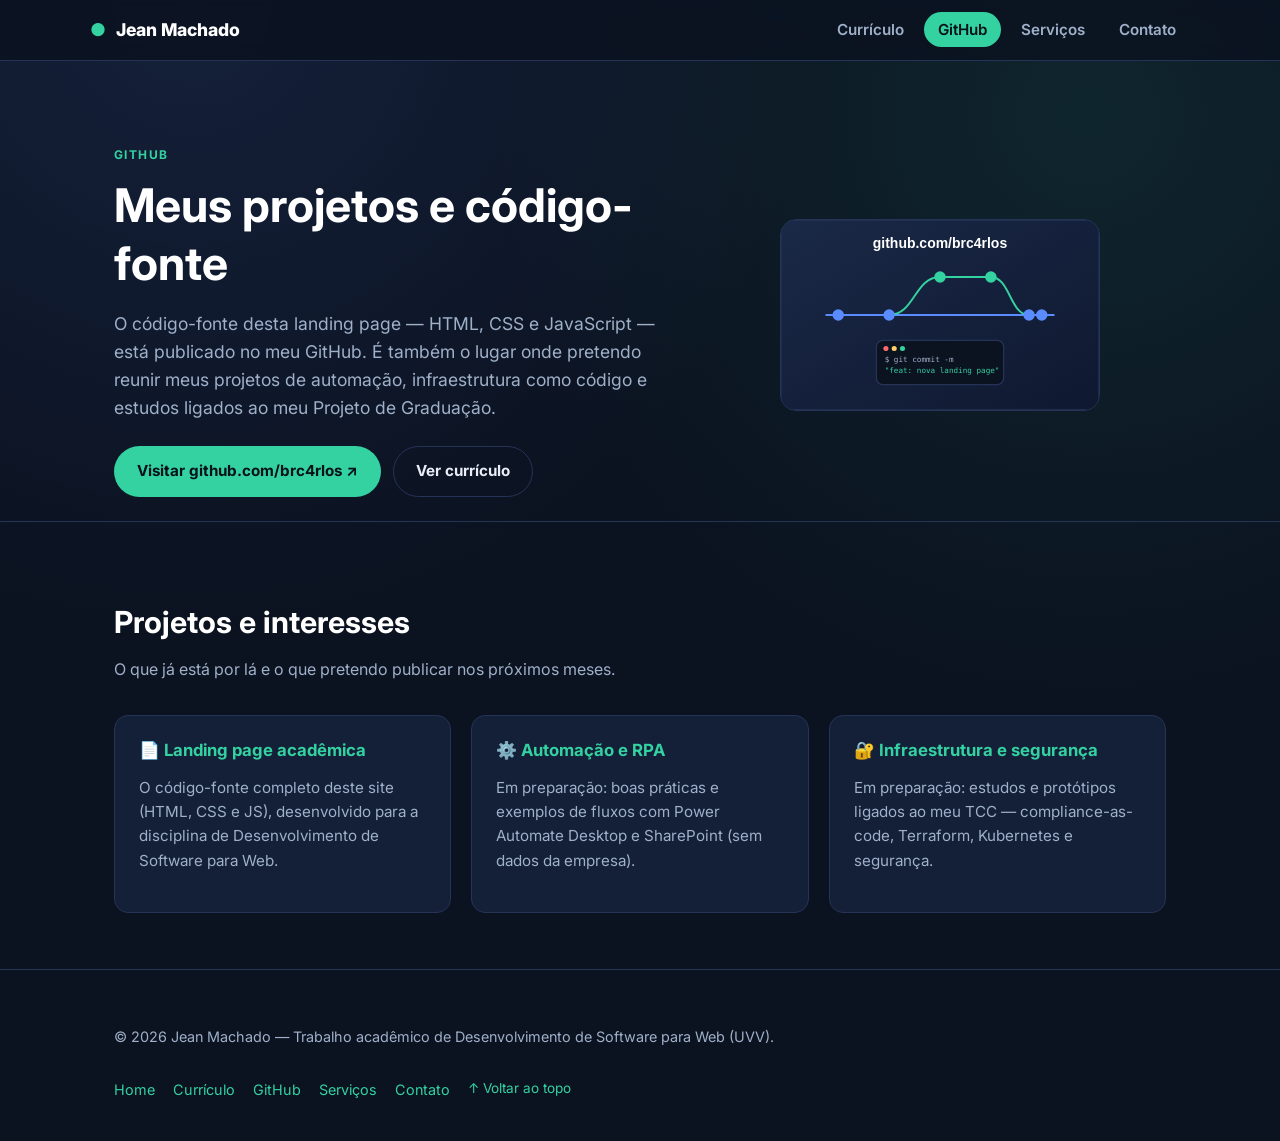
<file: github.html>
<!DOCTYPE html>
<html lang="pt-BR">
<head>
  <meta charset="UTF-8">
  <meta name="viewport" content="width=device-width, initial-scale=1.0">
  <title>GitHub | Jean Machado</title>
  <meta name="description" content="Confira os projetos e repositórios de Jean Machado no GitHub, incluindo esta própria landing page.">
  <link rel="preconnect" href="https://fonts.googleapis.com">
  <link href="https://fonts.googleapis.com/css2?family=Inter:wght@400;600;700;800&display=swap" rel="stylesheet">
  <link rel="icon" type="image/svg+xml" href="assets/favicon.svg">
  <link rel="stylesheet" href="css/style.css">
</head>
<body id="top">

  <header class="site-header">
    <div class="container nav">
      <a href="index.html" class="nav-brand"><span class="dot">●</span> Jean Machado</a>
      <button class="nav-toggle" aria-label="Abrir menu" aria-expanded="false">
        <span></span><span></span><span></span>
      </button>
      <ul class="nav-links">
        <li><a href="curriculo.html">Currículo</a></li>
        <li><a href="github.html">GitHub</a></li>
        <li><a href="servicos.html">Serviços</a></li>
        <li><a href="contato.html">Contato</a></li>
      </ul>
    </div>
  </header>

  <section class="hero" style="border-top:none; padding-bottom:24px;">
    <div class="container hero-grid">
      <div>
        <p class="eyebrow">GitHub</p>
        <h1>Meus projetos e código-fonte</h1>
        <p class="lead">
          O código-fonte desta landing page — HTML, CSS e JavaScript — está publicado no meu GitHub.
          É também o lugar onde pretendo reunir meus projetos de automação, infraestrutura como código
          e estudos ligados ao meu Projeto de Graduação.
        </p>
        <div class="hero-actions">
          <a href="https://github.com/brc4rlos" target="_blank" rel="noopener noreferrer" class="btn btn-primary">
            Visitar github.com/brc4rlos ↗
          </a>
          <a href="curriculo.html" class="btn btn-ghost">Ver currículo</a>
        </div>
      </div>
      <div>
        <img src="https://github.com/brc4rlos.png" alt="Foto de perfil do GitHub de Jean (brc4rlos)" onerror="this.onerror=null;this.src='assets/github-banner.svg';" style="border-radius:16px; border:1px solid var(--border); max-width:320px; margin:0 auto;">
      </div>
    </div>
  </section>

  <section aria-labelledby="repos-titulo">
    <div class="container">
      <h2 id="repos-titulo">Projetos e interesses</h2>
      <p class="section-intro">
        O que já está por lá e o que pretendo publicar nos próximos meses.
      </p>
      <div class="card-grid">
        <div class="card">
          <h3>📄 Landing page acadêmica</h3>
          <p>O código-fonte completo deste site (HTML, CSS e JS), desenvolvido para a disciplina de Desenvolvimento de Software para Web.</p>
        </div>
        <div class="card">
          <h3>⚙️ Automação e RPA</h3>
          <p>Em preparação: boas práticas e exemplos de fluxos com Power Automate Desktop e SharePoint (sem dados da empresa).</p>
        </div>
        <div class="card">
          <h3>🔐 Infraestrutura e segurança</h3>
          <p>Em preparação: estudos e protótipos ligados ao meu TCC — compliance-as-code, Terraform, Kubernetes e segurança.</p>
        </div>
      </div>
    </div>
  </section>


  <footer>
    <div class="container footer-grid">
      <p>&copy; 2026 Jean Machado — Trabalho acadêmico de Desenvolvimento de Software para Web (UVV).</p>
      <div class="footer-links">
        <a href="index.html">Home</a>
        <a href="curriculo.html">Currículo</a>
        <a href="github.html">GitHub</a>
        <a href="servicos.html">Serviços</a>
        <a href="contato.html">Contato</a>
        <a href="#top" class="back-to-top">↑ Voltar ao topo</a>
      </div>
    </div>
  </footer>

  <script src="js/script.js"></script>
</body>
</html>
</file>
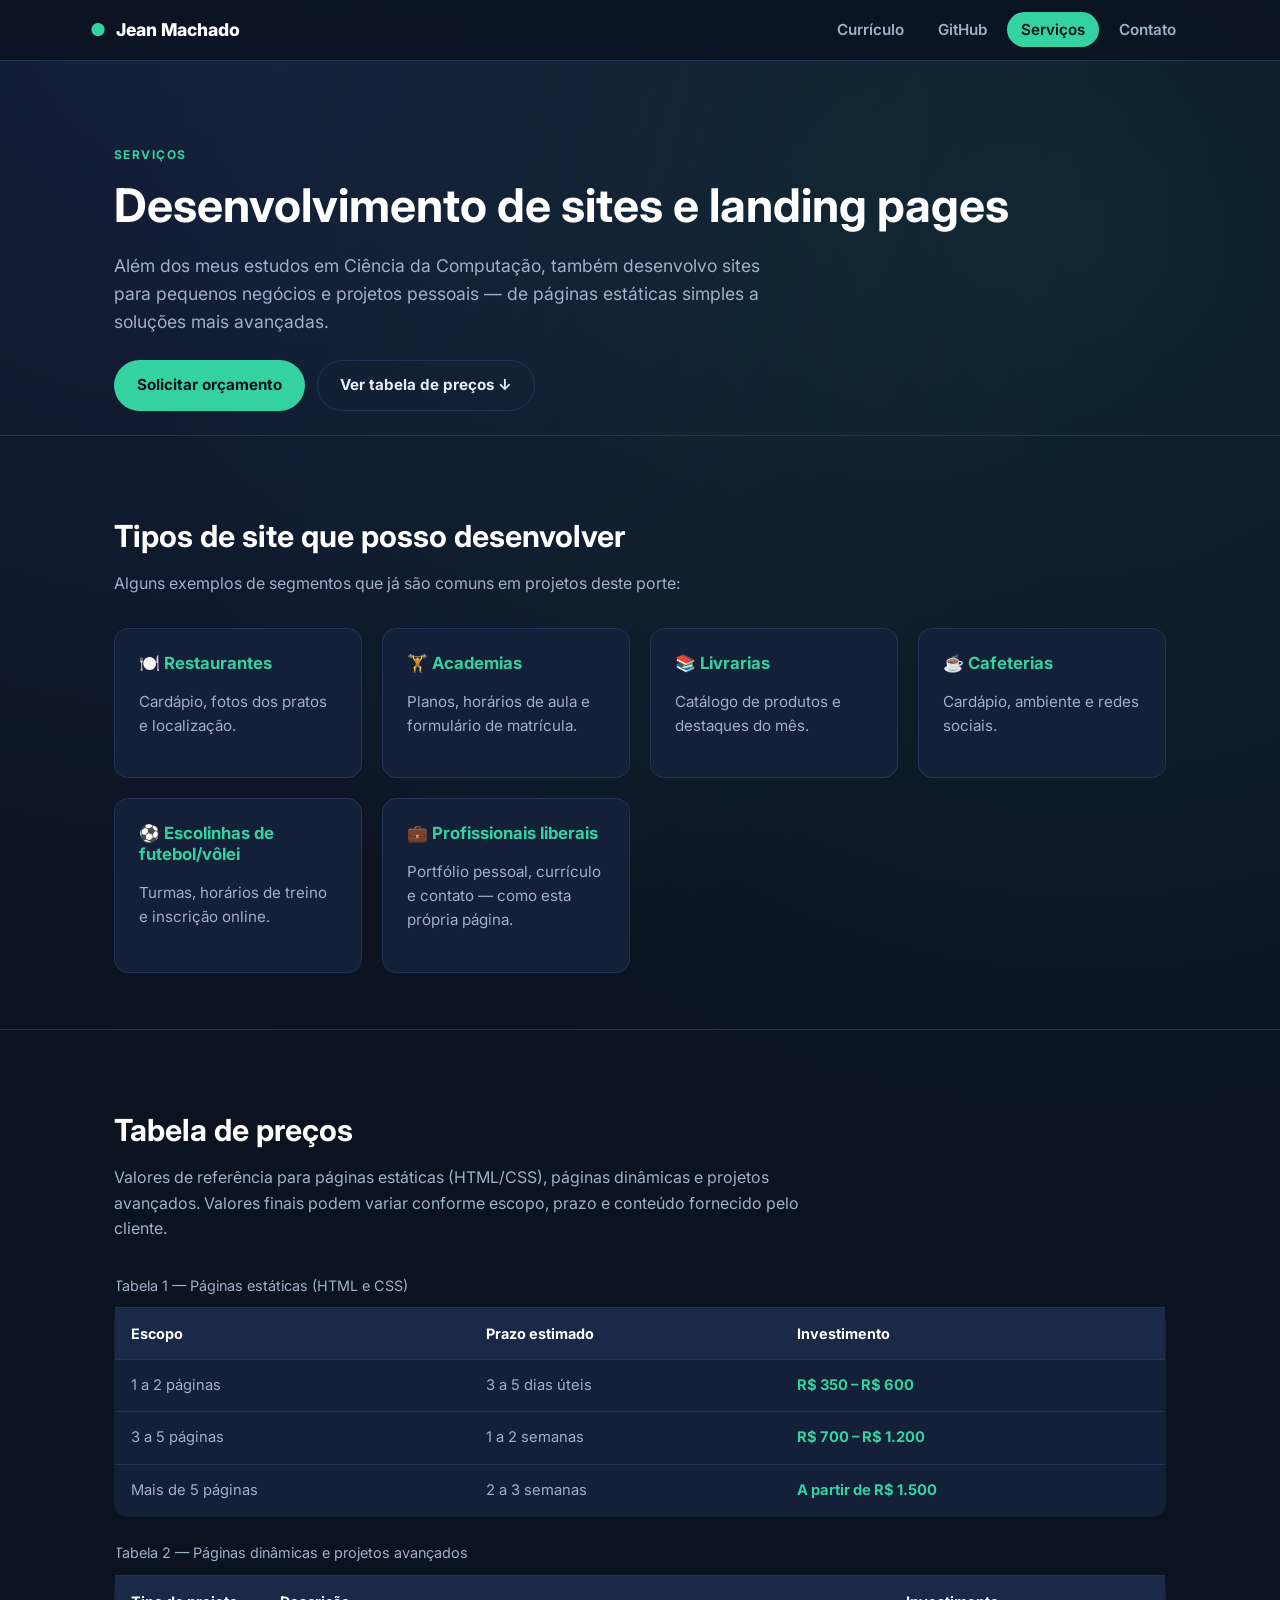
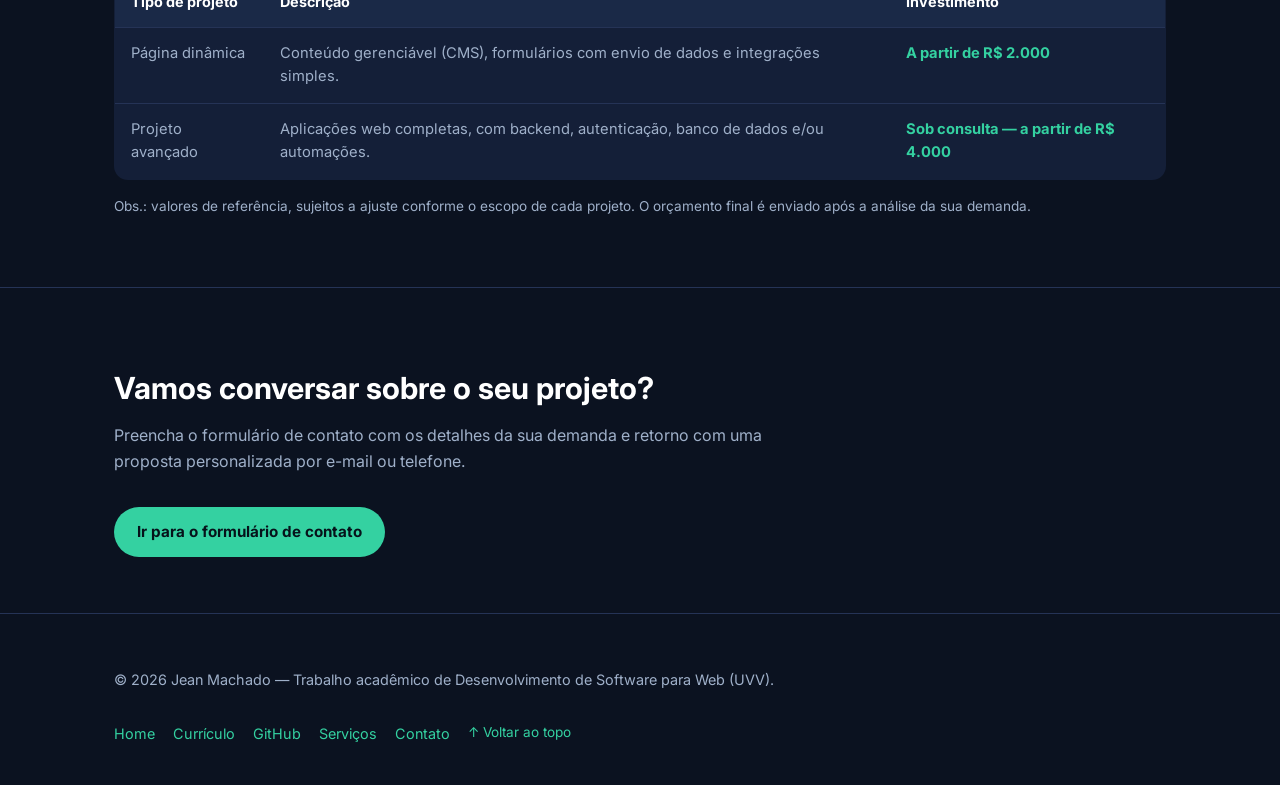
<file: servicos.html>
<!DOCTYPE html>
<html lang="pt-BR">
<head>
  <meta charset="UTF-8">
  <meta name="viewport" content="width=device-width, initial-scale=1.0">
  <title>Serviços | Jean Machado</title>
  <meta name="description" content="Serviços de criação de sites e landing pages oferecidos por Jean Machado, com tabela de preços para páginas estáticas, dinâmicas e projetos avançados.">
  <link rel="preconnect" href="https://fonts.googleapis.com">
  <link href="https://fonts.googleapis.com/css2?family=Inter:wght@400;600;700;800&display=swap" rel="stylesheet">
  <link rel="icon" type="image/svg+xml" href="assets/favicon.svg">
  <link rel="stylesheet" href="css/style.css">
</head>
<body id="top">

  <header class="site-header">
    <div class="container nav">
      <a href="index.html" class="nav-brand"><span class="dot">●</span> Jean Machado</a>
      <button class="nav-toggle" aria-label="Abrir menu" aria-expanded="false">
        <span></span><span></span><span></span>
      </button>
      <ul class="nav-links">
        <li><a href="curriculo.html">Currículo</a></li>
        <li><a href="github.html">GitHub</a></li>
        <li><a href="servicos.html">Serviços</a></li>
        <li><a href="contato.html">Contato</a></li>
      </ul>
    </div>
  </header>

  <section class="hero" style="border-top:none; padding-bottom:24px;">
    <div class="container">
      <p class="eyebrow">Serviços</p>
      <h1>Desenvolvimento de sites e landing pages</h1>
      <p class="lead">
        Além dos meus estudos em Ciência da Computação, também desenvolvo sites para pequenos
        negócios e projetos pessoais — de páginas estáticas simples a soluções mais avançadas.
      </p>
      <div class="hero-actions">
        <a href="contato.html#form-contato" class="btn btn-primary">Solicitar orçamento</a>
        <a href="#precos" class="btn btn-ghost">Ver tabela de preços ↓</a>
      </div>
    </div>
  </section>

  <!-- ================= TIPOS DE SITE ================= -->
  <section aria-labelledby="tipos-titulo">
    <div class="container">
      <h2 id="tipos-titulo">Tipos de site que posso desenvolver</h2>
      <p class="section-intro">Alguns exemplos de segmentos que já são comuns em projetos deste porte:</p>
      <div class="card-grid">
        <div class="card"><h3>🍽️ Restaurantes</h3><p>Cardápio, fotos dos pratos e localização.</p></div>
        <div class="card"><h3>🏋️ Academias</h3><p>Planos, horários de aula e formulário de matrícula.</p></div>
        <div class="card"><h3>📚 Livrarias</h3><p>Catálogo de produtos e destaques do mês.</p></div>
        <div class="card"><h3>☕ Cafeterias</h3><p>Cardápio, ambiente e redes sociais.</p></div>
        <div class="card"><h3>⚽ Escolinhas de futebol/vôlei</h3><p>Turmas, horários de treino e inscrição online.</p></div>
        <div class="card"><h3>💼 Profissionais liberais</h3><p>Portfólio pessoal, currículo e contato — como esta própria página.</p></div>
      </div>
    </div>
  </section>

  <!-- ================= TABELA DE PREÇOS ================= -->
  <section id="precos" aria-labelledby="precos-titulo">
    <div class="container">
      <h2 id="precos-titulo">Tabela de preços</h2>
      <p class="section-intro">
        Valores de referência para páginas estáticas (HTML/CSS), páginas dinâmicas e projetos avançados.
        Valores finais podem variar conforme escopo, prazo e conteúdo fornecido pelo cliente.
      </p>

      <div class="table-wrap">
        <table>
          <caption>Tabela 1 — Páginas estáticas (HTML e CSS)</caption>
          <thead>
            <tr>
              <th scope="col">Escopo</th>
              <th scope="col">Prazo estimado</th>
              <th scope="col">Investimento</th>
            </tr>
          </thead>
          <tbody>
            <tr>
              <td>1 a 2 páginas</td>
              <td>3 a 5 dias úteis</td>
              <td class="price">R$ 350 – R$ 600</td>
            </tr>
            <tr>
              <td>3 a 5 páginas</td>
              <td>1 a 2 semanas</td>
              <td class="price">R$ 700 – R$ 1.200</td>
            </tr>
            <tr>
              <td>Mais de 5 páginas</td>
              <td>2 a 3 semanas</td>
              <td class="price">A partir de R$ 1.500</td>
            </tr>
          </tbody>
        </table>
      </div>

      <div class="table-wrap" style="margin-top:24px;">
        <table>
          <caption>Tabela 2 — Páginas dinâmicas e projetos avançados</caption>
          <thead>
            <tr>
              <th scope="col">Tipo de projeto</th>
              <th scope="col">Descrição</th>
              <th scope="col">Investimento</th>
            </tr>
          </thead>
          <tbody>
            <tr>
              <td>Página dinâmica</td>
              <td>Conteúdo gerenciável (CMS), formulários com envio de dados e integrações simples.</td>
              <td class="price">A partir de R$ 2.000</td>
            </tr>
            <tr>
              <td>Projeto avançado</td>
              <td>Aplicações web completas, com backend, autenticação, banco de dados e/ou automações.</td>
              <td class="price">Sob consulta — a partir de R$ 4.000</td>
            </tr>
          </tbody>
        </table>
      </div>
      <p class="form-note" style="margin-top:16px;">
        Obs.: valores de referência, sujeitos a ajuste conforme o escopo de cada projeto. O orçamento final é enviado após a análise da sua demanda.
      </p>
    </div>
  </section>

  <!-- ================= CAPTAÇÃO DE DEMANDA ================= -->
  <section aria-labelledby="captura-titulo">
    <div class="container">
      <h2 id="captura-titulo">Vamos conversar sobre o seu projeto?</h2>
      <p class="section-intro">
        Preencha o formulário de contato com os detalhes da sua demanda e retorno com uma proposta
        personalizada por e-mail ou telefone.
      </p>
      <div class="hero-actions">
        <a href="contato.html#form-contato" class="btn btn-primary">Ir para o formulário de contato</a>
      </div>
    </div>
  </section>

  <footer>
    <div class="container footer-grid">
      <p>&copy; 2026 Jean Machado — Trabalho acadêmico de Desenvolvimento de Software para Web (UVV).</p>
      <div class="footer-links">
        <a href="index.html">Home</a>
        <a href="curriculo.html">Currículo</a>
        <a href="github.html">GitHub</a>
        <a href="servicos.html">Serviços</a>
        <a href="contato.html">Contato</a>
        <a href="#top" class="back-to-top">↑ Voltar ao topo</a>
      </div>
    </div>
  </footer>

  <script src="js/script.js"></script>
</body>
</html>
</file>
<file: css/style.css>
/* =========================================================
   Landing Page Pessoal — Jean Machado
   Ciência da Computação — UVV
   Estilo: "dark tech" (DevOps / Infra / Automação)
   ========================================================= */

:root {
  --bg: #0b1220;
  --bg-alt: #0f1830;
  --surface: #141f38;
  --surface-2: #1a2947;
  --border: #253356;
  --text: #e8edf7;
  --text-muted: #9fb0c9;
  --accent: #34d1a1;
  --accent-dark: #1fa980;
  --accent-2: #5b8cff;
  --warn: #ffb454;
  --radius: 14px;
  --max-width: 1100px;
  --shadow: 0 10px 30px rgba(0, 0, 0, 0.35);
}

* {
  box-sizing: border-box;
}

html {
  scroll-behavior: smooth;
}

body {
  margin: 0;
  font-family: "Inter", "Segoe UI", Roboto, Arial, sans-serif;
  background: var(--bg);
  background-image:
    radial-gradient(circle at 15% 0%, rgba(91, 140, 255, 0.12), transparent 40%),
    radial-gradient(circle at 85% 10%, rgba(52, 209, 161, 0.10), transparent 40%);
  color: var(--text);
  line-height: 1.6;
}

img {
  max-width: 100%;
  display: block;
}

a {
  color: var(--accent);
  text-decoration: none;
}

a:hover {
  text-decoration: underline;
}

h1, h2, h3, h4 {
  line-height: 1.25;
  font-weight: 700;
  color: #fff;
}

.container {
  max-width: var(--max-width);
  margin: 0 auto;
  padding: 0 24px;
}

.eyebrow {
  text-transform: uppercase;
  letter-spacing: 0.12em;
  font-size: 0.75rem;
  color: var(--accent);
  font-weight: 700;
}

/* ---------- Header / Navegação ---------- */

.site-header {
  position: sticky;
  top: 0;
  z-index: 50;
  background: rgba(11, 18, 32, 0.85);
  backdrop-filter: blur(8px);
  border-bottom: 1px solid var(--border);
}

.nav {
  display: flex;
  align-items: center;
  justify-content: space-between;
  padding: 16px 0;
}

.nav-brand {
  display: flex;
  align-items: center;
  gap: 10px;
  font-weight: 800;
  font-size: 1.1rem;
  color: #fff;
}

.nav-brand span.dot {
  color: var(--accent);
}

.nav-links {
  display: flex;
  gap: 6px;
  list-style: none;
  margin: 0;
  padding: 0;
}

.nav-links a {
  color: var(--text-muted);
  padding: 8px 14px;
  border-radius: 999px;
  font-weight: 600;
  font-size: 0.95rem;
  transition: all 0.15s ease;
}

.nav-links a:hover,
.nav-links a.active {
  color: #06121a;
  background: var(--accent);
  text-decoration: none;
}

.nav-toggle {
  display: none;
  flex-direction: column;
  gap: 4px;
  background: none;
  border: 1px solid var(--border);
  border-radius: 8px;
  padding: 10px;
  cursor: pointer;
}

.nav-toggle span {
  width: 20px;
  height: 2px;
  background: #fff;
  display: block;
}

/* ---------- Hero ---------- */

.hero {
  padding: 72px 0 56px;
}

.hero-grid {
  display: grid;
  grid-template-columns: 1.1fr 0.9fr;
  gap: 48px;
  align-items: center;
}

.hero h1 {
  font-size: clamp(2rem, 4vw, 2.9rem);
  margin: 10px 0 16px;
}

.hero p.lead {
  font-size: 1.1rem;
  color: var(--text-muted);
  max-width: 60ch;
}

.hero-actions {
  display: flex;
  gap: 12px;
  flex-wrap: wrap;
  margin-top: 24px;
}

.btn {
  display: inline-block;
  padding: 12px 22px;
  border-radius: 999px;
  font-weight: 700;
  font-size: 0.95rem;
  cursor: pointer;
  border: 1px solid transparent;
}

.btn-primary {
  background: var(--accent);
  color: #06121a;
}

.btn-primary:hover {
  background: var(--accent-dark);
  text-decoration: none;
}

.btn-ghost {
  background: transparent;
  color: var(--text);
  border-color: var(--border);
}

.btn-ghost:hover {
  border-color: var(--accent-2);
  text-decoration: none;
  color: #fff;
}

.avatar-frame {
  width: 100%;
  max-width: 340px;
  margin: 0 auto;
  aspect-ratio: 1 / 1;
  border-radius: 24px;
  background: linear-gradient(160deg, var(--surface-2), var(--surface));
  border: 1px solid var(--border);
  display: flex;
  align-items: center;
  justify-content: center;
  box-shadow: var(--shadow);
  overflow: hidden;
  position: relative;
}

.avatar-frame img {
  width: 100%;
  height: 100%;
  object-fit: cover;
}

.avatar-caption {
  text-align: center;
  color: var(--text-muted);
  font-size: 0.85rem;
  margin-top: 10px;
}

/* ---------- Seções gerais ---------- */

section {
  padding: 56px 0;
  border-top: 1px solid var(--border);
}

section > .container > h2 {
  font-size: clamp(1.4rem, 2.6vw, 1.9rem);
  margin-bottom: 8px;
}

section > .container > p.section-intro {
  color: var(--text-muted);
  max-width: 70ch;
  margin-bottom: 32px;
}

.card-grid {
  display: grid;
  grid-template-columns: repeat(auto-fit, minmax(240px, 1fr));
  gap: 20px;
}

.card {
  background: var(--surface);
  border: 1px solid var(--border);
  border-radius: var(--radius);
  padding: 24px;
}

.card h3 {
  font-size: 1.05rem;
  margin: 0 0 10px;
  color: var(--accent);
}

.card p, .card li {
  color: var(--text-muted);
  font-size: 0.95rem;
}

.card ul {
  padding-left: 20px;
  margin: 0;
}

/* ---------- Tabelas ---------- */

table {
  width: 100%;
  border-collapse: collapse;
  background: var(--surface);
  border: 1px solid var(--border);
  border-radius: var(--radius);
  overflow: hidden;
}

caption {
  text-align: left;
  color: var(--text-muted);
  margin-bottom: 10px;
  font-size: 0.9rem;
}

thead th {
  background: var(--surface-2);
  color: #fff;
  text-align: left;
  padding: 14px 16px;
  font-size: 0.9rem;
  border-bottom: 1px solid var(--border);
}

tbody td {
  padding: 14px 16px;
  border-bottom: 1px solid var(--border);
  color: var(--text-muted);
  font-size: 0.92rem;
  vertical-align: top;
}

tbody tr:last-child td {
  border-bottom: none;
}

tbody tr:hover {
  background: rgba(91, 140, 255, 0.06);
}

.price {
  color: var(--accent);
  font-weight: 700;
}

.table-wrap {
  overflow-x: auto;
}

/* ---------- Timeline (vida acadêmica) ---------- */

.timeline {
  list-style: none;
  margin: 0;
  padding: 0;
  border-left: 2px solid var(--border);
}

.timeline li {
  position: relative;
  padding: 0 0 28px 28px;
}

.timeline li::before {
  content: "";
  position: absolute;
  left: -7px;
  top: 4px;
  width: 12px;
  height: 12px;
  border-radius: 50%;
  background: var(--accent);
  border: 2px solid var(--bg);
}

.timeline .when {
  color: var(--accent);
  font-weight: 700;
  font-size: 0.85rem;
  text-transform: uppercase;
  letter-spacing: 0.06em;
}

.timeline h3 {
  margin: 4px 0 6px;
}

.timeline p {
  color: var(--text-muted);
  margin: 0;
}

/* ---------- Badges / tags ---------- */

.tags {
  display: flex;
  flex-wrap: wrap;
  gap: 8px;
  margin-top: 12px;
}

.tag {
  background: var(--surface-2);
  border: 1px solid var(--border);
  color: var(--text-muted);
  padding: 6px 12px;
  border-radius: 999px;
  font-size: 0.8rem;
}

/* ---------- Mídia (áudio / vídeo) ---------- */

.media-block {
  background: var(--surface);
  border: 1px solid var(--border);
  border-radius: var(--radius);
  padding: 24px;
}

audio, video {
  width: 100%;
  border-radius: 10px;
  margin-top: 10px;
  background: #000;
}

/* ---------- Formulário de contato ---------- */

form {
  background: var(--surface);
  border: 1px solid var(--border);
  border-radius: var(--radius);
  padding: 32px;
  display: grid;
  gap: 20px;
}

.form-row {
  display: grid;
  grid-template-columns: repeat(auto-fit, minmax(220px, 1fr));
  gap: 20px;
}

label {
  display: block;
  font-weight: 600;
  font-size: 0.9rem;
  margin-bottom: 8px;
  color: var(--text);
}

label .req {
  color: var(--warn);
}

input[type="text"],
input[type="tel"],
input[type="email"],
input[type="date"],
input[type="time"],
select,
textarea {
  width: 100%;
  padding: 12px 14px;
  border-radius: 10px;
  border: 1px solid var(--border);
  background: var(--bg-alt);
  color: var(--text);
  font-family: inherit;
  font-size: 0.95rem;
}

textarea {
  resize: vertical;
  min-height: 120px;
}

input:focus, select:focus, textarea:focus {
  outline: none;
  border-color: var(--accent-2);
}

fieldset {
  border: 1px solid var(--border);
  border-radius: 10px;
  padding: 16px;
}

legend {
  padding: 0 8px;
  font-weight: 600;
  font-size: 0.9rem;
}

.radio-group, .checkbox-group {
  display: flex;
  flex-wrap: wrap;
  gap: 16px;
}

.radio-group label, .checkbox-group label {
  display: flex;
  align-items: center;
  gap: 8px;
  font-weight: 400;
  margin-bottom: 0;
  color: var(--text-muted);
}

input[type="radio"], input[type="checkbox"] {
  width: 16px;
  height: 16px;
  accent-color: var(--accent);
}

.form-note {
  font-size: 0.85rem;
  color: var(--text-muted);
}

/* ---------- Contato info ---------- */

.contact-info-grid {
  display: grid;
  grid-template-columns: repeat(auto-fit, minmax(220px, 1fr));
  gap: 20px;
  margin-bottom: 32px;
}

/* ---------- Rodapé ---------- */

footer {
  border-top: 1px solid var(--border);
  padding: 40px 0;
  color: var(--text-muted);
  font-size: 0.9rem;
}

.footer-grid {
  display: flex;
  justify-content: space-between;
  flex-wrap: wrap;
  gap: 16px;
  align-items: center;
}

.footer-links {
  display: flex;
  gap: 18px;
  flex-wrap: wrap;
}

.back-to-top {
  font-size: 0.85rem;
}

/* ---------- Responsivo ---------- */

@media (max-width: 860px) {
  .hero-grid {
    grid-template-columns: 1fr;
  }

  .hero .avatar-frame {
    order: -1;
  }
}

@media (max-width: 720px) {
  .nav-toggle {
    display: flex;
  }

  .nav-links {
    position: absolute;
    top: 100%;
    left: 0;
    right: 0;
    flex-direction: column;
    background: var(--bg-alt);
    border-bottom: 1px solid var(--border);
    padding: 12px;
    display: none;
    gap: 4px;
  }

  .nav-links.open {
    display: flex;
  }

  .nav-links a {
    padding: 12px 14px;
  }

  form {
    padding: 22px;
  }
}

@media (max-width: 480px) {
  .hero {
    padding: 48px 0 40px;
  }

  section {
    padding: 40px 0;
  }
}

.card strong {
  color: #fff;
}
</file>
